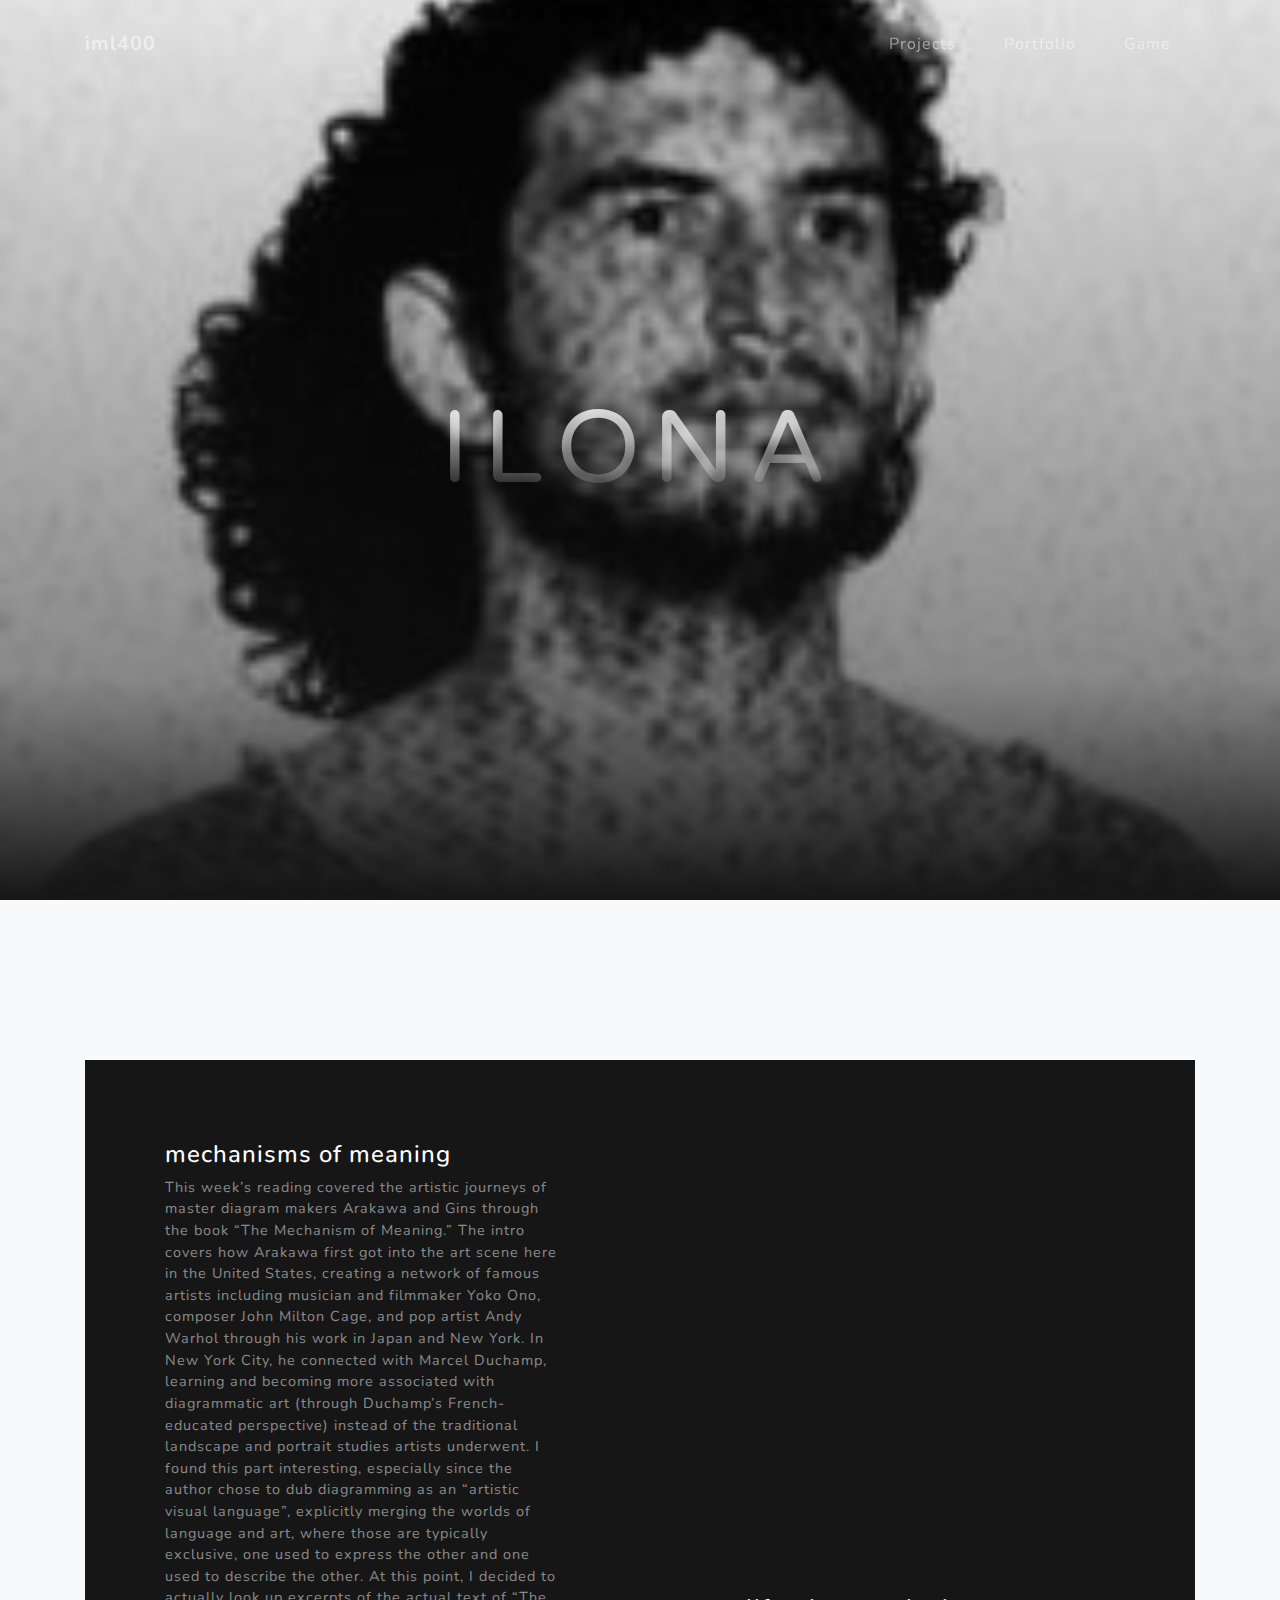
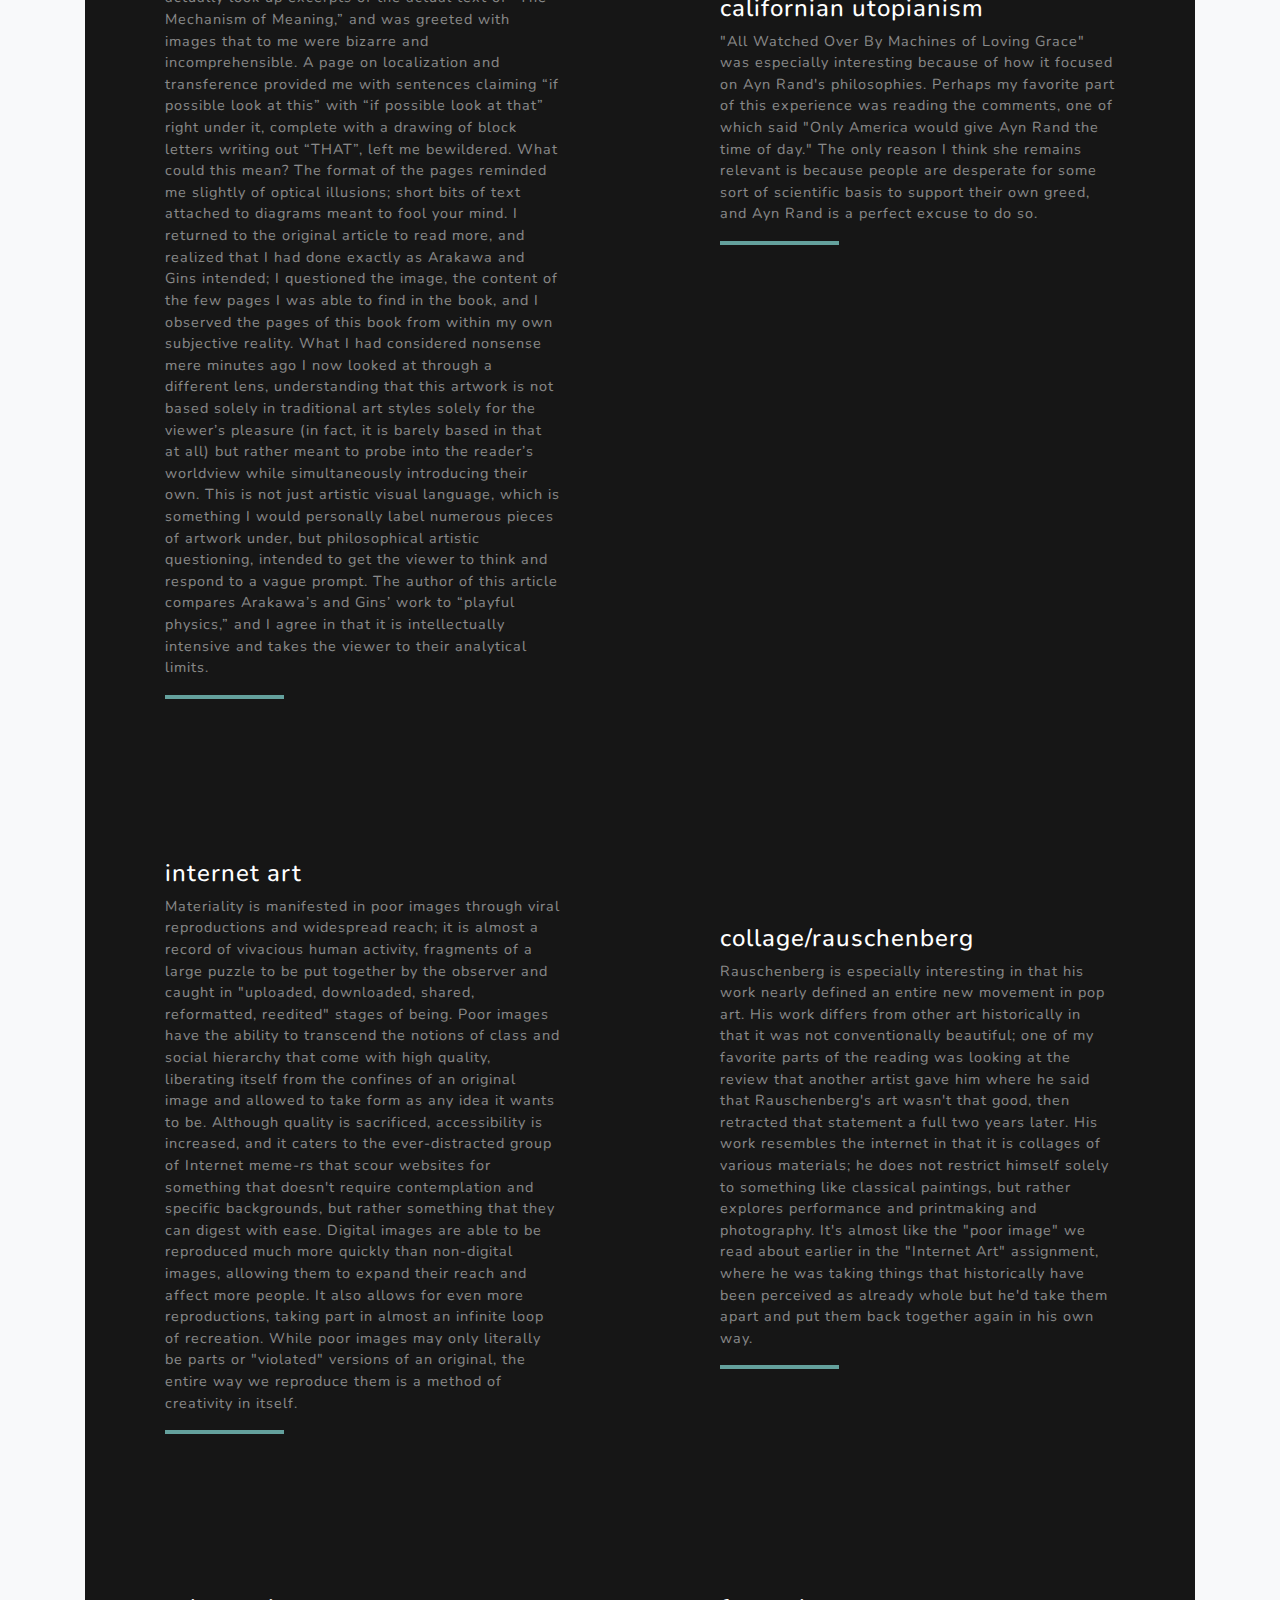
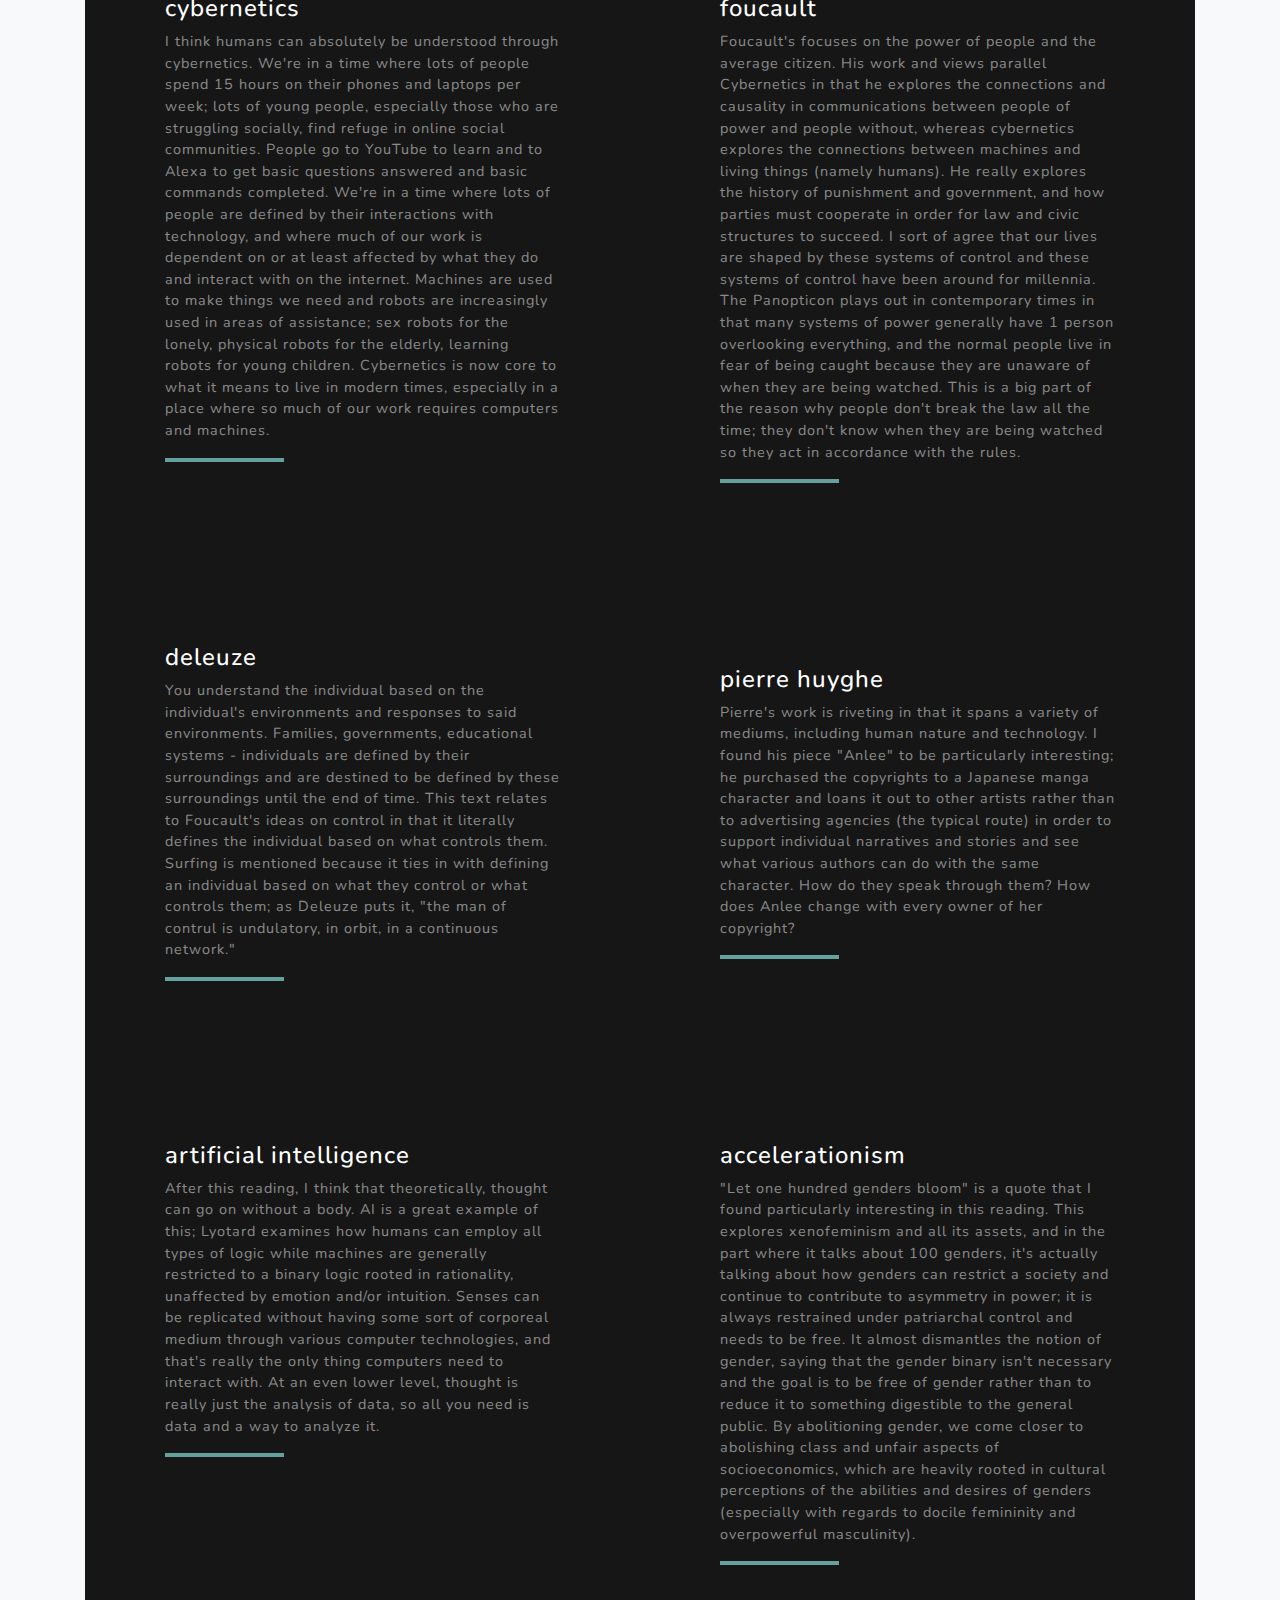
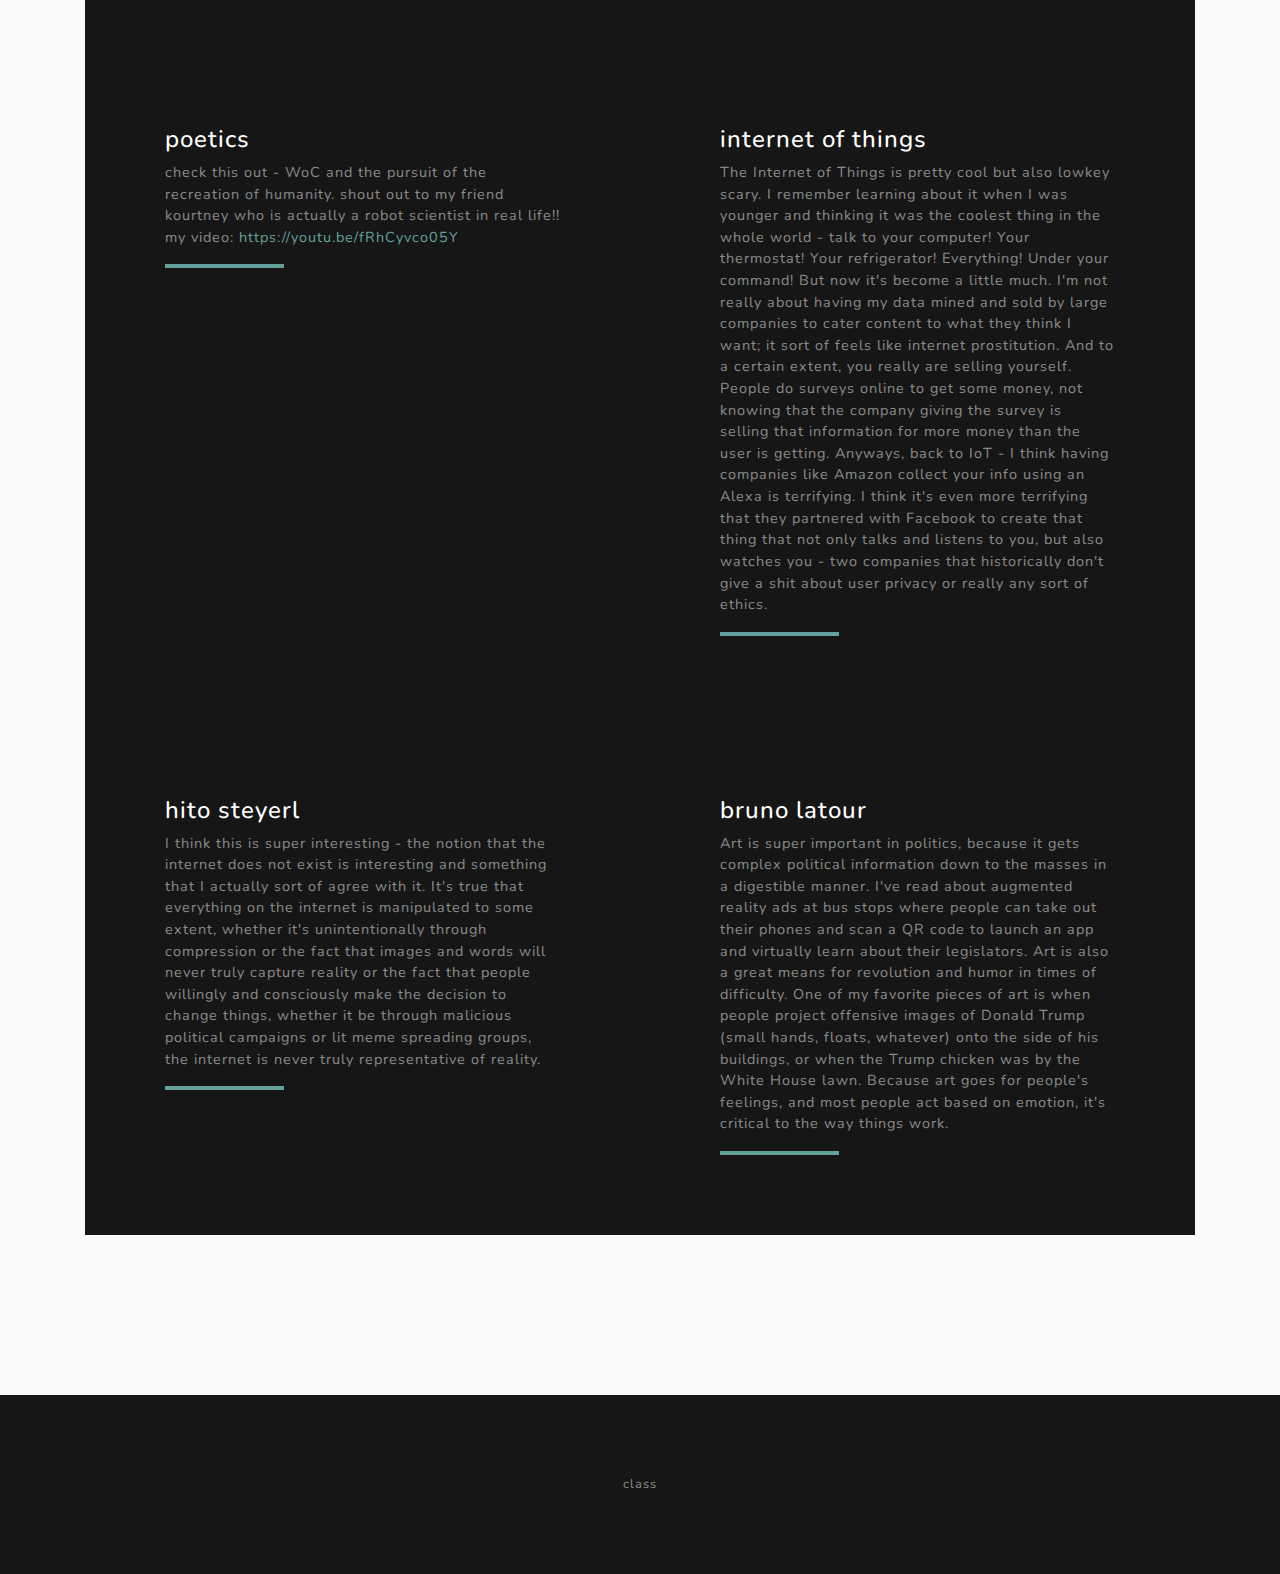
<file: index.html>
<!DOCTYPE html>
<html lang="en">

  <head>

    <meta charset="utf-8">
    <meta name="viewport" content="width=device-width, initial-scale=1, shrink-to-fit=no">
    <meta name="description" content="">
    <meta name="author" content="">

    <title>ilona 400</title>

    <!-- Bootstrap core CSS -->
    <link href="vendor/bootstrap/css/bootstrap.min.css" rel="stylesheet">

    <!-- Custom fonts for this template -->
    <link href="vendor/fontawesome-free/css/all.min.css" rel="stylesheet">
    <link href="https://fonts.googleapis.com/css?family=Varela+Round" rel="stylesheet">
    <link href="https://fonts.googleapis.com/css?family=Nunito:200,200i,300,300i,400,400i,600,600i,700,700i,800,800i,900,900i" rel="stylesheet">

    <!-- Custom styles for this template -->
    <link href="css/grayscale.min.css" rel="stylesheet">

  </head>

  <body id="page-top">

    <!-- Navigation -->
    <nav class="navbar navbar-expand-lg navbar-light fixed-top" id="mainNav">
      <div class="container">
        <a class="navbar-brand js-scroll-trigger" href="#page-top">iml400</a>
        <button class="navbar-toggler navbar-toggler-right" type="button" data-toggle="collapse" data-target="#navbarResponsive" aria-controls="navbarResponsive" aria-expanded="false" aria-label="Toggle navigation">
          Menu
          <i class="fas fa-bars"></i>
        </button>
        <div class="collapse navbar-collapse" id="navbarResponsive">
          <ul class="navbar-nav ml-auto">
            <li class="nav-item">
              <a class="nav-link js-scroll-trigger" href="#projects">Projects</a>
            </li>
            <li class="nav-item">
              <a class="nav-link js-scroll-trigger" href="http://ilona-bodnar.format.com/">Portfolio</a>
            </li>
            <li class="nav-item">
              <a class="nav-link js-scroll-trigger" href="game.html">Game</a>
            </li>
          </ul>
        </div>
      </div>
    </nav>

    <!-- Header -->
    <header class="masthead">
      <div class="container d-flex h-100 align-items-center">
        <div class="mx-auto text-center">
          <h1 class="mx-auto my-0 text-uppercase">ilona</h1>
        </div>
      </div>
    </header>

    <!-- Projects Section -->
    <section id="projects" class="projects-section bg-light">
      <div class="container">


        <!-- Project One Row -->
        <div class="row justify-content-center no-gutters mb-5 mb-lg-0">
          <div class="col-lg-6">
            <div class="bg-black text-center h-100 project">
              <div class="project-text w-100 my-auto text-center text-lg-left">
                <h4 class="text-white">mechanisms of meaning</h4>
                <p class="mb-0 text-white-50">This week’s reading covered the artistic journeys of master diagram makers Arakawa and Gins through the book “The Mechanism of Meaning.” The intro covers how Arakawa first got into the art scene here in the United States, creating a network of famous artists including musician and filmmaker Yoko Ono, composer John Milton Cage, and pop artist Andy Warhol through his work in Japan and New York. In New York City, he connected with Marcel Duchamp, learning and becoming more associated with diagrammatic art (through Duchamp’s French-educated perspective) instead of the traditional landscape and portrait studies artists underwent. I found this part interesting, especially since the author chose to dub diagramming as an “artistic visual language”, explicitly merging the worlds of language and art, where those are typically exclusive, one used to express the other and one used to describe the other. At this point, I decided to actually look up excerpts of the actual text of “The Mechanism of Meaning,” and was greeted with images that to me were bizarre and incomprehensible. A page on localization and transference provided me with sentences claiming “if possible look at this” with “if possible look at that” right under it, complete with a drawing of block letters writing out “THAT”, left me bewildered. What could this mean? The format of the pages reminded me slightly of optical illusions; short bits of text attached to diagrams meant to fool your mind. I returned to the original article to read more, and realized that I had done exactly as Arakawa and Gins intended; I questioned the image, the content of the few pages I was able to find in the book, and I observed the pages of this book from within my own subjective reality. What I had considered nonsense mere minutes ago I now looked at through a different lens, understanding that this artwork is not based solely in traditional art styles solely for the viewer’s pleasure (in fact, it is barely based in that at all) but rather meant to probe into the reader’s worldview while simultaneously introducing their own. This is not just artistic visual language, which is something I would personally label numerous pieces of artwork under, but philosophical artistic questioning, intended to get the viewer to think and respond to a vague prompt. The author of this article compares Arakawa’s and Gins’ work to “playful physics,” and I agree in that it is intellectually intensive and takes the viewer to their analytical limits. </p>
                <hr class="d-none d-lg-block mb-0 ml-0">
              </div>
            </div>
          </div>
          <div class="col-lg-6">
            <div class="bg-black text-center h-100 project">
              <div class="d-flex h-100">
                <div class="project-text w-100 my-auto text-center text-lg-left">
                  <h4 class="text-white">californian utopianism</h4>
                  <p class="mb-0 text-white-50">
                    "All Watched Over By Machines of Loving Grace" was especially interesting because of how it focused on Ayn Rand's philosophies. Perhaps my favorite part of this experience was reading the comments, one of which said "Only America would give Ayn Rand the time of day." The only reason I think she remains relevant is because people are desperate for some sort of scientific basis to support their own greed, and Ayn Rand is a perfect excuse to do so.
                  </p>
                  <hr class="d-none d-lg-block mb-0 ml-0">
                </div>
              </div>
            </div>
          </div>
        </div>

        <!-- Project Two Row -->
        <div class="row justify-content-center no-gutters">
          <div class="col-lg-6">
            <div class="bg-black text-center h-100 project">
              <div class="project-text w-100 my-auto text-center text-lg-left">
                <h4 class="text-white">internet art</h4>
                <p class="mb-0 text-white-50">
                  Materiality is manifested in poor images through viral reproductions and widespread reach; it is almost a record of vivacious human activity, fragments of a large puzzle to be put together by the observer and caught in "uploaded, downloaded, shared, reformatted, reedited" stages of being. Poor images have the ability to transcend the notions of class and social hierarchy that come with high quality, liberating itself from the confines of an original image and allowed to take form as any idea it wants to be. Although quality is sacrificed, accessibility is increased, and it caters to the ever-distracted group of Internet meme-rs that scour websites for something that doesn't require contemplation and specific backgrounds, but rather something that they can digest with ease. Digital images are able to be reproduced much more quickly than non-digital images, allowing them to expand their reach and affect more people. It also allows for even more reproductions, taking part in almost an infinite loop of recreation. While poor images may only literally be parts or "violated" versions of an original, the entire way we reproduce them is a method of creativity in itself.
                </p>
                <hr class="d-none d-lg-block mb-0 ml-0">
              </div>
            </div>
          </div>
          <div class="col-lg-6">
            <div class="bg-black text-center h-100 project">
              <div class="d-flex h-100">
                <div class="project-text w-100 my-auto text-center text-lg-left">
                  <h4 class="text-white">collage/rauschenberg</h4>
                  <p class="mb-0 text-white-50">
                    Rauschenberg is especially interesting in that his work nearly defined an entire new movement in pop art. His work differs from other art historically in that it was not conventionally beautiful; one of my favorite parts of the reading was looking at the review that another artist gave him where he said that Rauschenberg's art wasn't that good, then retracted that statement a full two years later. His work resembles the internet in that it is collages of various materials; he does not restrict himself solely to something like classical paintings, but rather explores performance and printmaking and photography. It's almost like the "poor image" we read about earlier in the "Internet Art" assignment, where he was taking things that historically have been perceived as already whole but he'd take them apart and put them back together again in his own way.
                  </p>
                  <hr class="d-none d-lg-block mb-0 ml-0">
                </div>
              </div>
            </div>
          </div>
        </div>

        <!-- Third Row -->
        <div class="row justify-content-center no-gutters">
          <div class="col-lg-6">
            <div class="bg-black text-center h-100 project">
              <div class="project-text w-100 my-auto text-center text-lg-left">
                <h4 class="text-white">cybernetics</h4>
                <p class="mb-0 text-white-50">
                  I think humans can absolutely be understood through cybernetics. We're in a time where lots of people spend 15 hours on their phones and laptops per week; lots of young people, especially those who are struggling socially, find refuge in online social communities. People go to YouTube to learn and to Alexa to get basic questions answered and basic commands completed. We're in a time where lots of people are defined by their interactions with technology, and where much of our work is dependent on or at least affected by what they do and interact with on the internet. Machines are used to make things we need and robots are increasingly used in areas of assistance; sex robots for the lonely, physical robots for the elderly, learning robots for young children. Cybernetics is now core to what it means to live in modern times, especially in a place where so much of our work requires computers and machines.
                </p>
                <hr class="d-none d-lg-block mb-0 ml-0">
              </div>
            </div>
          </div>
          <div class="col-lg-6">
            <div class="bg-black text-center h-100 project">
              <div class="d-flex h-100">
                <div class="project-text w-100 my-auto text-center text-lg-left">
                  <h4 class="text-white">foucault</h4>
                  <p class="mb-0 text-white-50">
                    Foucault's focuses on the power of people and the average citizen. His work and views parallel Cybernetics in that he explores the connections and causality in communications between people of power and people without, whereas cybernetics explores the connections between machines and living things (namely humans). He really explores the history of punishment and government, and how parties must cooperate in order for law and civic structures to succeed. I sort of agree that our lives are shaped by these systems of control and these systems of control have been around for millennia. The Panopticon plays out in contemporary times in that many systems of power generally have 1 person overlooking everything, and the normal people live in fear of being caught because they are unaware of when they are being watched. This is a big part of the reason why people don't break the law all the time; they don't know when they are being watched so they act in accordance with the rules.
                  </p>
                  <hr class="d-none d-lg-block mb-0 ml-0">
                </div>
              </div>
            </div>
          </div>
        </div>

        <!-- Fourth Row -->
        <div class="row justify-content-center no-gutters">
          <div class="col-lg-6">
            <div class="bg-black text-center h-100 project">
              <div class="project-text w-100 my-auto text-center text-lg-left">
                <h4 class="text-white">deleuze</h4>
                <p class="mb-0 text-white-50">
                You understand the individual based on the individual's environments and responses to said environments. Families, governments, educational systems - individuals are defined by their surroundings and are destined to be defined by these surroundings until the end of time. This text relates to Foucault's ideas on control in that it literally defines the individual based on what controls them. Surfing is mentioned because it ties in with defining an individual based on what they control or what controls them; as Deleuze puts it, "the man of contrul is undulatory, in orbit, in a continuous network."
                </p>
                <hr class="d-none d-lg-block mb-0 ml-0">
              </div>
            </div>
          </div>
          <div class="col-lg-6">
            <div class="bg-black text-center h-100 project">
              <div class="d-flex h-100">
                <div class="project-text w-100 my-auto text-center text-lg-left">
                  <h4 class="text-white">pierre huyghe</h4>
                  <p class="mb-0 text-white-50">
                    Pierre's work is riveting in that it spans a variety of mediums, including human nature and technology. I found his piece "Anlee" to be particularly interesting; he purchased the copyrights to a Japanese manga character and loans it out to other artists rather than to advertising agencies (the typical route) in order to support individual narratives and stories and see what various authors can do with the same character. How do they speak through them? How does Anlee change with every owner of her copyright?
                  </p>
                  <hr class="d-none d-lg-block mb-0 ml-0">
                </div>
              </div>
            </div>
          </div>
        </div>

        <!-- Fifth Row -->
        <div class="row justify-content-center no-gutters">
          <div class="col-lg-6">
            <div class="bg-black text-center h-100 project">
              <div class="project-text w-100 my-auto text-center text-lg-left">
                <h4 class="text-white">artificial intelligence</h4>
                <p class="mb-0 text-white-50">
                  After this reading, I think that theoretically, thought can go on without a body. AI is a great example of this; Lyotard examines how humans can employ all types of logic while machines are generally restricted to a binary logic rooted in rationality, unaffected by emotion and/or intuition. Senses can be replicated without having some sort of corporeal medium through various computer technologies, and that's really the only thing computers need to interact with. At an even lower level, thought is really just the analysis of data, so all you need is data and a way to analyze it.
                </p>
                <hr class="d-none d-lg-block mb-0 ml-0">
              </div>
            </div>
          </div>
          <div class="col-lg-6">
            <div class="bg-black text-center h-100 project">
              <div class="d-flex h-100">
                <div class="project-text w-100 my-auto text-center text-lg-left">
                  <h4 class="text-white">accelerationism</h4>
                  <p class="mb-0 text-white-50">
                    "Let one hundred genders bloom" is a quote that I found particularly interesting in this reading. This explores xenofeminism and all its assets, and in the part where it talks about 100 genders, it's actually talking about how genders can restrict a society and continue to contribute to asymmetry in power; it is always restrained under patriarchal control and needs to be free. It almost dismantles the notion of gender, saying that the gender binary isn't necessary and the goal is to be free of gender rather than to reduce it to something digestible to the general public. By abolitioning gender, we come closer to abolishing class and unfair aspects of socioeconomics, which are heavily rooted in cultural perceptions of the abilities and desires of genders (especially with regards to docile femininity and overpowerful masculinity).
                  </p>
                  <hr class="d-none d-lg-block mb-0 ml-0">
                </div>
              </div>
            </div>
          </div>
        </div>

        <!-- Sixth Row -->
        <div class="row justify-content-center no-gutters">
          <div class="col-lg-6">
            <div class="bg-black text-center h-100 project">
              <div class="project-text w-100 my-auto text-center text-lg-left">
                <h4 class="text-white">poetics</h4>
                <p class="mb-0 text-white-50">
                  check this out - WoC and the pursuit of the recreation of humanity. shout out to my friend kourtney who is actually a robot scientist in real life!! my video: <a href="https://youtu.be/fRhCyvco05Y">https://youtu.be/fRhCyvco05Y</a>
                </p>
                <hr class="d-none d-lg-block mb-0 ml-0">
              </div>
            </div>
          </div>
          <div class="col-lg-6">
            <div class="bg-black text-center h-100 project">
              <div class="d-flex h-100">
                <div class="project-text w-100 my-auto text-center text-lg-left">
                  <h4 class="text-white">internet of things</h4>
                  <p class="mb-0 text-white-50">
                    The Internet of Things is pretty cool but also lowkey scary. I remember learning about it when I was younger and thinking it was the coolest thing in the whole world - talk to your computer! Your thermostat! Your refrigerator! Everything! Under your command! But now it's become a little much. I'm not really about having my data mined and sold by large companies to cater content to what they think I want; it sort of feels like internet prostitution. And to a certain extent, you really are selling yourself. People do surveys online to get some money, not knowing that the company giving the survey is selling that information for more money than the user is getting. Anyways, back to IoT - I think having companies like Amazon collect your info using an Alexa is terrifying. I think it's even more terrifying that they partnered with Facebook to create that thing that not only talks and listens to you, but also watches you - two companies that historically don't give a shit about user privacy or really any sort of ethics.
                  </p>
                  <hr class="d-none d-lg-block mb-0 ml-0">
                </div>
              </div>
            </div>
          </div>
        </div>

        <!-- Seventh Row -->
        <div class="row justify-content-center no-gutters">
          <div class="col-lg-6">
            <div class="bg-black text-center h-100 project">
              <div class="project-text w-100 my-auto text-center text-lg-left">
                <h4 class="text-white">hito steyerl</h4>
                <p class="mb-0 text-white-50">
                  I think this is super interesting - the notion that the internet does not exist is interesting and something that I actually sort of agree with it. It's true that everything on the internet is manipulated to some extent, whether it's unintentionally through compression or the fact that images and words will never truly capture reality or the fact that people willingly and consciously make the decision to change things, whether it be through malicious political campaigns or lit meme spreading groups, the internet is never truly representative of reality.
                </p>
                <hr class="d-none d-lg-block mb-0 ml-0">
              </div>
            </div>
          </div>
          <div class="col-lg-6">
            <div class="bg-black text-center h-100 project">
              <div class="d-flex h-100">
                <div class="project-text w-100 my-auto text-center text-lg-left">
                  <h4 class="text-white">bruno latour</h4>
                  <p class="mb-0 text-white-50">
                    Art is super important in politics, because it gets complex political information down to the masses in a digestible manner. I've read about augmented reality ads at bus stops where people can take out their phones and scan a QR code to launch an app and virtually learn about their legislators. Art is also a great means for revolution and humor in times of difficulty. One of my favorite pieces of art is when people project offensive images of Donald Trump (small hands, floats, whatever) onto the side of his buildings, or when the Trump chicken was by the White House lawn. Because art goes for people's feelings, and most people act based on emotion, it's critical to the way things work.
                  </p>
                  <hr class="d-none d-lg-block mb-0 ml-0">
                </div>
              </div>
            </div>
          </div>
        </div>

      </div>
    </section>

    <!-- Footer -->
    <footer class="bg-black small text-center text-white-50">
      <div class="container">
        class
      </div>
    </footer>

    <!-- Bootstrap core JavaScript -->
    <script src="vendor/jquery/jquery.min.js"></script>
    <script src="vendor/bootstrap/js/bootstrap.bundle.min.js"></script>

    <!-- Plugin JavaScript -->
    <script src="vendor/jquery-easing/jquery.easing.min.js"></script>

    <!-- Custom scripts for this template -->
    <script src="js/grayscale.min.js"></script>

  </body>

</html>
</file>
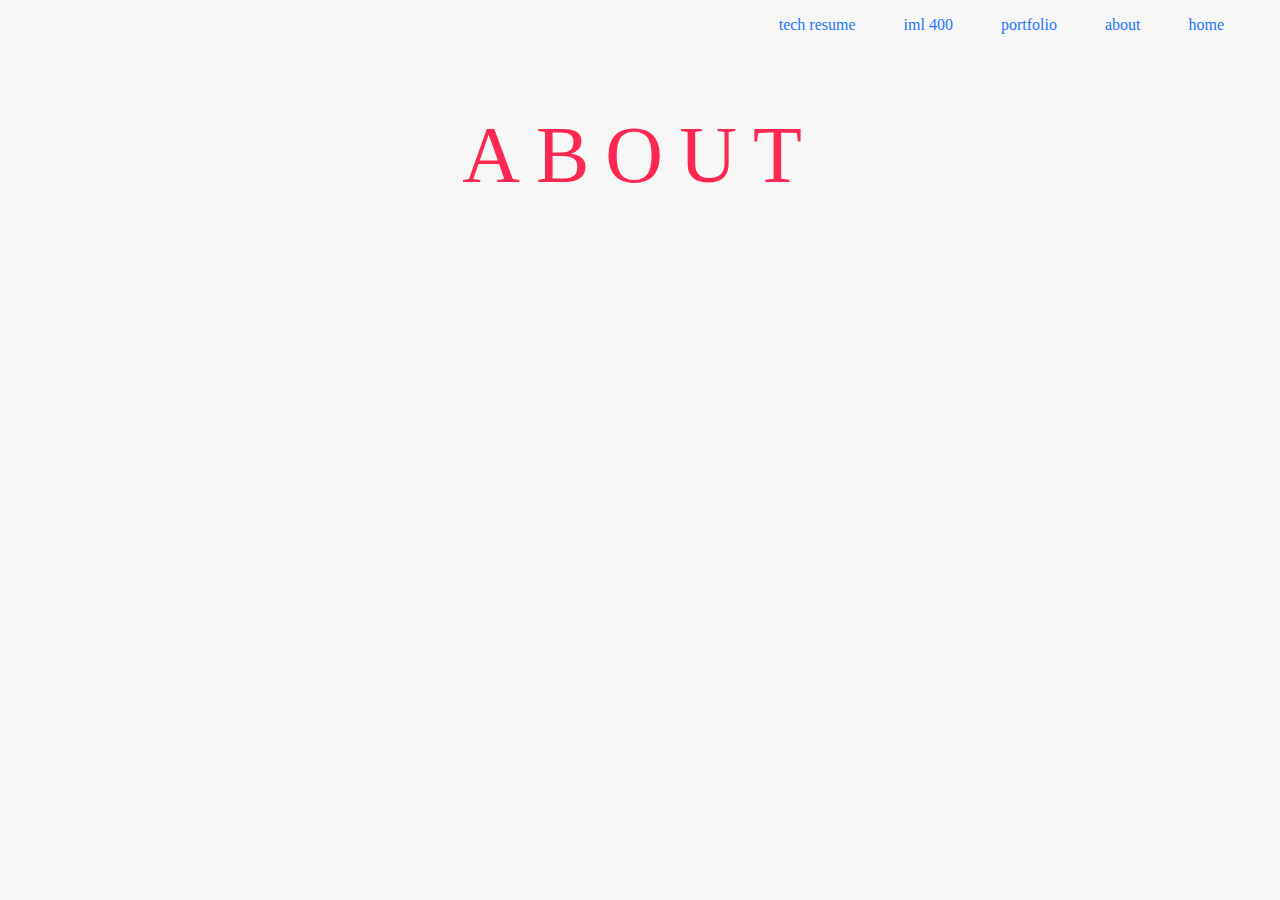
<file: about.html>
<!DOCTYPE html>
<html lang="en">
  <head>
    <link rel="stylesheet" href="style.css">
    <meta charset="utf-8">
    <style media="screen">
    </style>
    <title>Ilona</title>
  </head>

<body>

  <div id="nav">
    <ul>
      <li><a href="index.html">home</a></li>
      <li><a href="about.html">about</a></li>
      <li><a href="portfolio.html">portfolio</a></li>
      <li><a href="https://drive.google.com/drive/u/0/folders/1lyc3yzaQouQqN_AdMQutjNE7589ifnWF">iml 400</a></li>
      <li><a href="">tech resume</a></li>
    </ul>
  </div>
</body>

<div id="about-header">ABOUT</div>

</html>
</file>
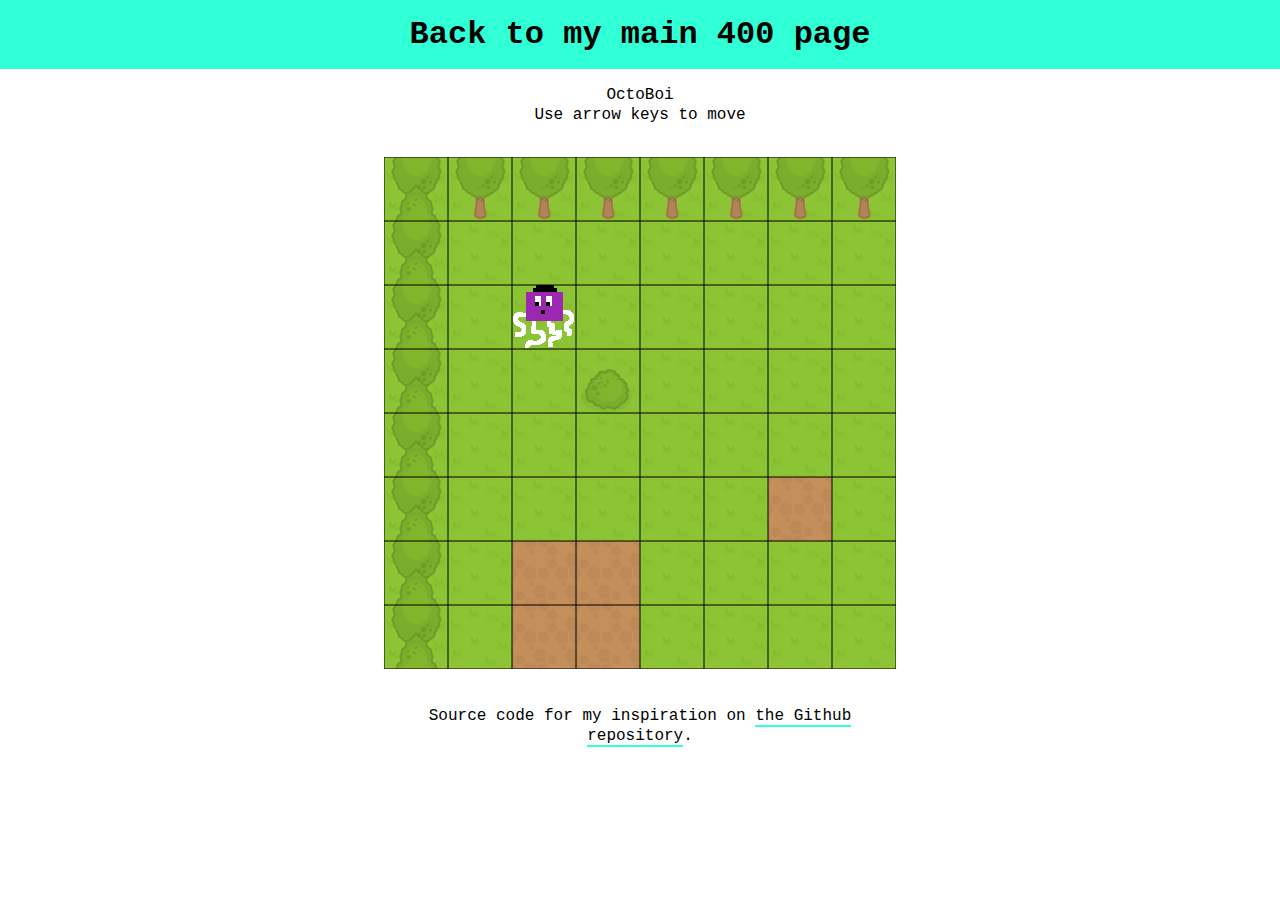
<file: game.html>
<!doctype html>
<html>
<head>
    <title>Lil Octo Boi</title>
    <meta charset="utf-8">
    <link rel="stylesheet" href="styles.css" type="text/css">

    <script src="common.js"></script>
    <script src="game.js"></script>
</head>
<body>

<header class="main-header">
    <h1><a href="index.html">Back to my main 400 page</a></h1>
    <p>OctoBoi <br>Use arrow keys to move</p>
</header>

<div class="main-wrapper">
    <canvas id="demo" width="512" height="512"></canvas>

    <footer class="main-footer">
        <p>Source code for my inspiration on <a href="https://github.com/mozdevs/gamedev-js-tiles" target="_top">the Github repository</a>.</p>
    </footer>
</div><!-- main wrapper -->

</body>
</html>
</file>
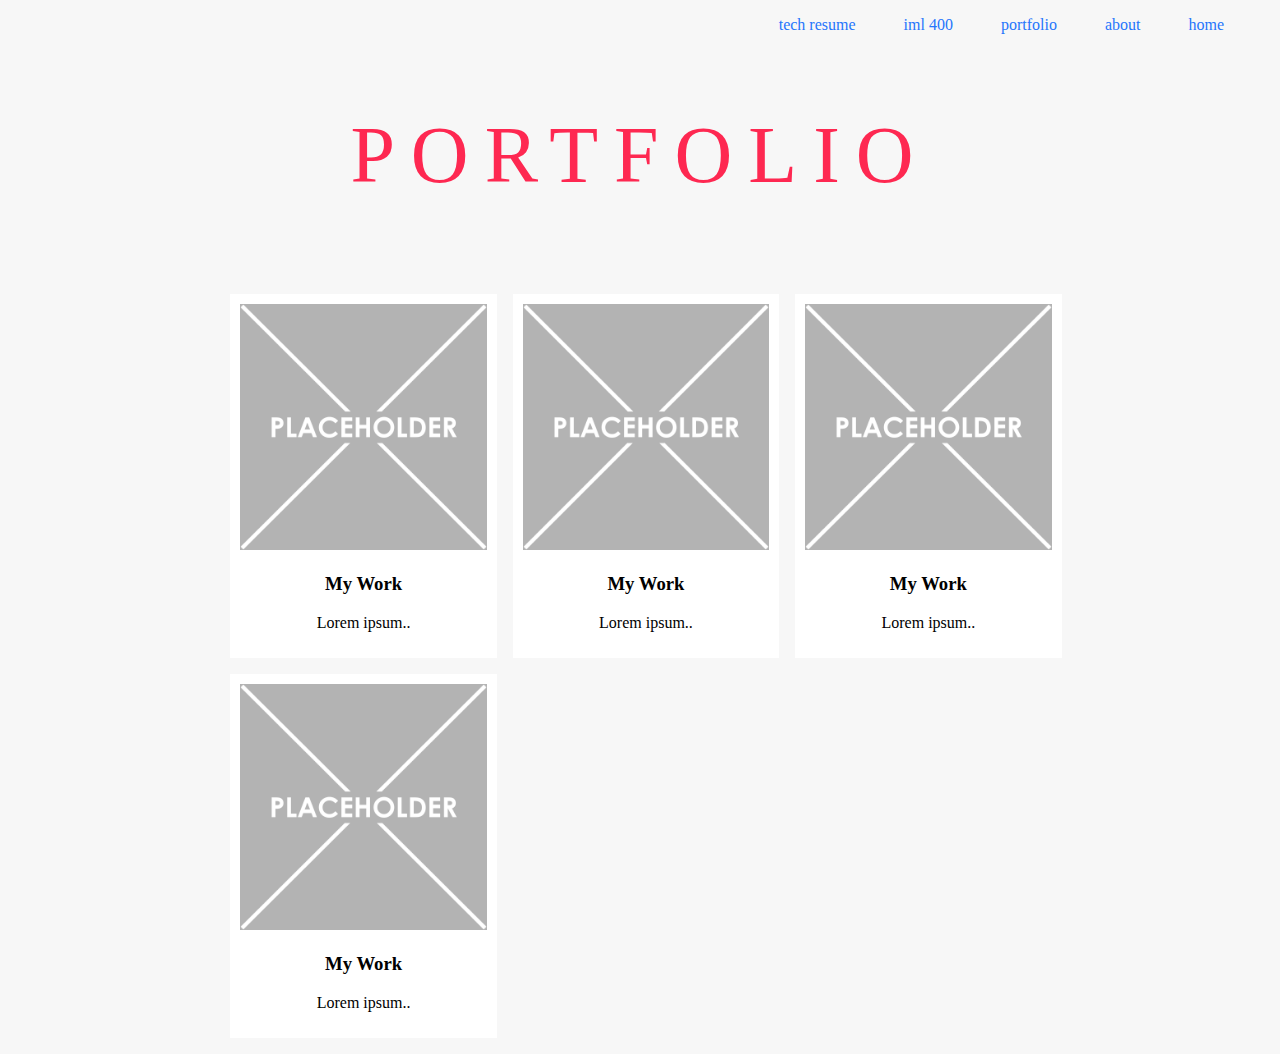
<file: portfolio.html>
<!DOCTYPE html>
<html lang="en">
  <head>
    <link rel="stylesheet" href="style.css">
    <meta charset="utf-8">
    <style media="screen">
    </style>
    <title>Ilona</title>
  </head>

<body>

  <div id="nav">
    <ul>
      <li><a href="index.html">home</a></li>
      <li><a href="about.html">about</a></li>
      <li><a href="portfolio.html">portfolio</a></li>
      <li><a href="https://drive.google.com/drive/u/0/folders/1lyc3yzaQouQqN_AdMQutjNE7589ifnWF">iml 400</a></li>
      <li><a href="">tech resume</a></li>
    </ul>
  </div>
</body>

<div id="portfolio-text">PORTFOLIO</div>

<!-- Portfolio Gallery Grid -->
<div class="row">
  <div class="column">
    <div class="content">
      <img src="blank.png" alt="Mountains" style="width:100%">
      <h3>My Work</h3>
      <p>Lorem ipsum..</p>
    </div>
  </div>
  <div class="column">
    <div class="content">
      <img src="blank.png" alt="Lights" style="width:100%">
      <h3>My Work</h3>
      <p>Lorem ipsum..</p>
    </div>
  </div>
  <div class="column">
    <div class="content">
      <img src="blank.png" alt="Nature" style="width:100%">
      <h3>My Work</h3>
      <p>Lorem ipsum..</p>
    </div>
  </div>
  <div class="column">
    <div class="content">
      <img src="blank.png" alt="Mountains" style="width:100%">
      <h3>My Work</h3>
      <p>Lorem ipsum..</p>
    </div>
  </div>
</div>

</html>
</file>
<file: style.css>
#container {
}

#nav {
  margin-top: 0%;
  font-family: cursive;
}

#name {
    position: static;
    text-align: center;
    color: #FE2851;
    font-weight: 300;
    letter-spacing: .2em;
    padding-top: 160px;
  	font-size: 5em;
  	font-weight:normal;
  	font-style:none;
}

canvas {
  position: absolute;
  z-index: -1;
  top: 0;
  left: 0;
}

#portfolio-text {
  position: static;
  text-align: center;
  color: #FE2851;
  font-weight: 300;
  letter-spacing: .2em;
  padding-top: 60px;
  font-size: 5em;
  font-weight:normal;
  font-style:none;
}

#about-header {
  position: static;
  text-align: center;
  color: #FE2851;
  font-weight: 300;
  letter-spacing: .2em;
  padding-top: 60px;
  font-size: 5em;
  font-weight:normal;
  font-style:none;
}

a:hover {
  color: #6A11CB;
}

body {
  background-color: #F7F7F7;
}

ul {
    list-style-type: none;
    padding: 0;
    overflow: hidden;
}

li {
    float: right;
}

li a {
    padding-left: 0em;
    padding-right: 0em;
    margin-right: 3em;
}

a {
  text-decoration: none;
  color: #2575FC;
}

.row {
    margin: 8px -16px;
    text-align: center;
    position: absolute;
    top: 30%;
    left: 18%;
    margin-left: -(X/2)px;
    margin-top: -(Y/2)px;

}

/* Add padding BETWEEN each column (if you want) */
.row,
.row > .column {
    padding: 8px;
}

/* Create four equal columns that floats next to each other */
.column {
    float: left;
    width: 25%;

}

/* Clear floats after rows */
.row:after {
    content: "";
    display: table;
    clear: both;
}

/* Content */
.content {
    background-color: white;
    padding: 10px;
    text-align: center;
}

/* Responsive layout - makes a two column-layout instead of four columns */
@media screen and (max-width: 900px) {
    .column {
        width: 50%;
    }
}

/* Responsive layout - makes the two columns stack on top of each other instead of next to each other */
@media screen and (max-width: 600px) {
    .column {
        width: 100%;
    }
}
</file>
<file: styles.css>
body {
    font-family: 'Source Code Pro', 'Courier', monospace;
    margin: 0;
}

canvas {
    background: #000;
}

a, a:hover, a:visited {
    color: #000;
    text-decoration: none;
}

a {
    border-bottom: 2px solid #31ffd5;
}

a:hover {
    background:#31ffd5;
}

.main-wrapper {
    width: 512px;
    padding-left: 1em;
    padding-right: 1em;
    margin: 0 auto;
}

.main-header, .main-footer {
    text-align: center;
}

.subtitle {
    font-size: 1.5em;
}

.main-header {
    margin-top: 0;
    margin-bottom: 2em;
}

.main-header h1 {
    margin: 0;
    background: #31ffd5;
    padding: 0.5em 1em;
}

.main-header a {
    color: #000;
    text-decoration: none;
}

.main-footer {
    margin-top: 2em;
}

li, p {
    line-height: 1.25em;
}

li {
    margin: 0.5em 0;
}
</file>
<file: vendor/fontawesome-free/css/all.min.css>
/*!
 * Font Awesome Free 5.3.1 by @fontawesome - https://fontawesome.com
 * License - https://fontawesome.com/license/free (Icons: CC BY 4.0, Fonts: SIL OFL 1.1, Code: MIT License)
 */
.fa,.fab,.fal,.far,.fas{-moz-osx-font-smoothing:grayscale;-webkit-font-smoothing:antialiased;display:inline-block;font-style:normal;font-variant:normal;text-rendering:auto;line-height:1}.fa-lg{font-size:1.33333em;line-height:.75em;vertical-align:-.0667em}.fa-xs{font-size:.75em}.fa-sm{font-size:.875em}.fa-1x{font-size:1em}.fa-2x{font-size:2em}.fa-3x{font-size:3em}.fa-4x{font-size:4em}.fa-5x{font-size:5em}.fa-6x{font-size:6em}.fa-7x{font-size:7em}.fa-8x{font-size:8em}.fa-9x{font-size:9em}.fa-10x{font-size:10em}.fa-fw{text-align:center;width:1.25em}.fa-ul{list-style-type:none;margin-left:2.5em;padding-left:0}.fa-ul>li{position:relative}.fa-li{left:-2em;position:absolute;text-align:center;width:2em;line-height:inherit}.fa-border{border:.08em solid #eee;border-radius:.1em;padding:.2em .25em .15em}.fa-pull-left{float:left}.fa-pull-right{float:right}.fa.fa-pull-left,.fab.fa-pull-left,.fal.fa-pull-left,.far.fa-pull-left,.fas.fa-pull-left{margin-right:.3em}.fa.fa-pull-right,.fab.fa-pull-right,.fal.fa-pull-right,.far.fa-pull-right,.fas.fa-pull-right{margin-left:.3em}.fa-spin{animation:fa-spin 2s infinite linear}.fa-pulse{animation:fa-spin 1s infinite steps(8)}@keyframes fa-spin{0%{transform:rotate(0deg)}to{transform:rotate(1turn)}}.fa-rotate-90{-ms-filter:"progid:DXImageTransform.Microsoft.BasicImage(rotation=1)";transform:rotate(90deg)}.fa-rotate-180{-ms-filter:"progid:DXImageTransform.Microsoft.BasicImage(rotation=2)";transform:rotate(180deg)}.fa-rotate-270{-ms-filter:"progid:DXImageTransform.Microsoft.BasicImage(rotation=3)";transform:rotate(270deg)}.fa-flip-horizontal{-ms-filter:"progid:DXImageTransform.Microsoft.BasicImage(rotation=0, mirror=1)";transform:scaleX(-1)}.fa-flip-vertical{transform:scaleY(-1)}.fa-flip-horizontal.fa-flip-vertical,.fa-flip-vertical{-ms-filter:"progid:DXImageTransform.Microsoft.BasicImage(rotation=2, mirror=1)"}.fa-flip-horizontal.fa-flip-vertical{transform:scale(-1)}:root .fa-flip-horizontal,:root .fa-flip-vertical,:root .fa-rotate-90,:root .fa-rotate-180,:root .fa-rotate-270{-webkit-filter:none;filter:none}.fa-stack{display:inline-block;height:2em;line-height:2em;position:relative;vertical-align:middle;width:2em}.fa-stack-1x,.fa-stack-2x{left:0;position:absolute;text-align:center;width:100%}.fa-stack-1x{line-height:inherit}.fa-stack-2x{font-size:2em}.fa-inverse{color:#fff}.fa-500px:before{content:"\f26e"}.fa-accessible-icon:before{content:"\f368"}.fa-accusoft:before{content:"\f369"}.fa-ad:before{content:"\f641"}.fa-address-book:before{content:"\f2b9"}.fa-address-card:before{content:"\f2bb"}.fa-adjust:before{content:"\f042"}.fa-adn:before{content:"\f170"}.fa-adversal:before{content:"\f36a"}.fa-affiliatetheme:before{content:"\f36b"}.fa-air-freshener:before{content:"\f5d0"}.fa-algolia:before{content:"\f36c"}.fa-align-center:before{content:"\f037"}.fa-align-justify:before{content:"\f039"}.fa-align-left:before{content:"\f036"}.fa-align-right:before{content:"\f038"}.fa-alipay:before{content:"\f642"}.fa-allergies:before{content:"\f461"}.fa-amazon:before{content:"\f270"}.fa-amazon-pay:before{content:"\f42c"}.fa-ambulance:before{content:"\f0f9"}.fa-american-sign-language-interpreting:before{content:"\f2a3"}.fa-amilia:before{content:"\f36d"}.fa-anchor:before{content:"\f13d"}.fa-android:before{content:"\f17b"}.fa-angellist:before{content:"\f209"}.fa-angle-double-down:before{content:"\f103"}.fa-angle-double-left:before{content:"\f100"}.fa-angle-double-right:before{content:"\f101"}.fa-angle-double-up:before{content:"\f102"}.fa-angle-down:before{content:"\f107"}.fa-angle-left:before{content:"\f104"}.fa-angle-right:before{content:"\f105"}.fa-angle-up:before{content:"\f106"}.fa-angry:before{content:"\f556"}.fa-angrycreative:before{content:"\f36e"}.fa-angular:before{content:"\f420"}.fa-ankh:before{content:"\f644"}.fa-app-store:before{content:"\f36f"}.fa-app-store-ios:before{content:"\f370"}.fa-apper:before{content:"\f371"}.fa-apple:before{content:"\f179"}.fa-apple-alt:before{content:"\f5d1"}.fa-apple-pay:before{content:"\f415"}.fa-archive:before{content:"\f187"}.fa-archway:before{content:"\f557"}.fa-arrow-alt-circle-down:before{content:"\f358"}.fa-arrow-alt-circle-left:before{content:"\f359"}.fa-arrow-alt-circle-right:before{content:"\f35a"}.fa-arrow-alt-circle-up:before{content:"\f35b"}.fa-arrow-circle-down:before{content:"\f0ab"}.fa-arrow-circle-left:before{content:"\f0a8"}.fa-arrow-circle-right:before{content:"\f0a9"}.fa-arrow-circle-up:before{content:"\f0aa"}.fa-arrow-down:before{content:"\f063"}.fa-arrow-left:before{content:"\f060"}.fa-arrow-right:before{content:"\f061"}.fa-arrow-up:before{content:"\f062"}.fa-arrows-alt:before{content:"\f0b2"}.fa-arrows-alt-h:before{content:"\f337"}.fa-arrows-alt-v:before{content:"\f338"}.fa-assistive-listening-systems:before{content:"\f2a2"}.fa-asterisk:before{content:"\f069"}.fa-asymmetrik:before{content:"\f372"}.fa-at:before{content:"\f1fa"}.fa-atlas:before{content:"\f558"}.fa-atom:before{content:"\f5d2"}.fa-audible:before{content:"\f373"}.fa-audio-description:before{content:"\f29e"}.fa-autoprefixer:before{content:"\f41c"}.fa-avianex:before{content:"\f374"}.fa-aviato:before{content:"\f421"}.fa-award:before{content:"\f559"}.fa-aws:before{content:"\f375"}.fa-backspace:before{content:"\f55a"}.fa-backward:before{content:"\f04a"}.fa-balance-scale:before{content:"\f24e"}.fa-ban:before{content:"\f05e"}.fa-band-aid:before{content:"\f462"}.fa-bandcamp:before{content:"\f2d5"}.fa-barcode:before{content:"\f02a"}.fa-bars:before{content:"\f0c9"}.fa-baseball-ball:before{content:"\f433"}.fa-basketball-ball:before{content:"\f434"}.fa-bath:before{content:"\f2cd"}.fa-battery-empty:before{content:"\f244"}.fa-battery-full:before{content:"\f240"}.fa-battery-half:before{content:"\f242"}.fa-battery-quarter:before{content:"\f243"}.fa-battery-three-quarters:before{content:"\f241"}.fa-bed:before{content:"\f236"}.fa-beer:before{content:"\f0fc"}.fa-behance:before{content:"\f1b4"}.fa-behance-square:before{content:"\f1b5"}.fa-bell:before{content:"\f0f3"}.fa-bell-slash:before{content:"\f1f6"}.fa-bezier-curve:before{content:"\f55b"}.fa-bible:before{content:"\f647"}.fa-bicycle:before{content:"\f206"}.fa-bimobject:before{content:"\f378"}.fa-binoculars:before{content:"\f1e5"}.fa-birthday-cake:before{content:"\f1fd"}.fa-bitbucket:before{content:"\f171"}.fa-bitcoin:before{content:"\f379"}.fa-bity:before{content:"\f37a"}.fa-black-tie:before{content:"\f27e"}.fa-blackberry:before{content:"\f37b"}.fa-blender:before{content:"\f517"}.fa-blind:before{content:"\f29d"}.fa-blogger:before{content:"\f37c"}.fa-blogger-b:before{content:"\f37d"}.fa-bluetooth:before{content:"\f293"}.fa-bluetooth-b:before{content:"\f294"}.fa-bold:before{content:"\f032"}.fa-bolt:before{content:"\f0e7"}.fa-bomb:before{content:"\f1e2"}.fa-bone:before{content:"\f5d7"}.fa-bong:before{content:"\f55c"}.fa-book:before{content:"\f02d"}.fa-book-open:before{content:"\f518"}.fa-book-reader:before{content:"\f5da"}.fa-bookmark:before{content:"\f02e"}.fa-bowling-ball:before{content:"\f436"}.fa-box:before{content:"\f466"}.fa-box-open:before{content:"\f49e"}.fa-boxes:before{content:"\f468"}.fa-braille:before{content:"\f2a1"}.fa-brain:before{content:"\f5dc"}.fa-briefcase:before{content:"\f0b1"}.fa-briefcase-medical:before{content:"\f469"}.fa-broadcast-tower:before{content:"\f519"}.fa-broom:before{content:"\f51a"}.fa-brush:before{content:"\f55d"}.fa-btc:before{content:"\f15a"}.fa-bug:before{content:"\f188"}.fa-building:before{content:"\f1ad"}.fa-bullhorn:before{content:"\f0a1"}.fa-bullseye:before{content:"\f140"}.fa-burn:before{content:"\f46a"}.fa-buromobelexperte:before{content:"\f37f"}.fa-bus:before{content:"\f207"}.fa-bus-alt:before{content:"\f55e"}.fa-business-time:before{content:"\f64a"}.fa-buysellads:before{content:"\f20d"}.fa-calculator:before{content:"\f1ec"}.fa-calendar:before{content:"\f133"}.fa-calendar-alt:before{content:"\f073"}.fa-calendar-check:before{content:"\f274"}.fa-calendar-minus:before{content:"\f272"}.fa-calendar-plus:before{content:"\f271"}.fa-calendar-times:before{content:"\f273"}.fa-camera:before{content:"\f030"}.fa-camera-retro:before{content:"\f083"}.fa-cannabis:before{content:"\f55f"}.fa-capsules:before{content:"\f46b"}.fa-car:before{content:"\f1b9"}.fa-car-alt:before{content:"\f5de"}.fa-car-battery:before{content:"\f5df"}.fa-car-crash:before{content:"\f5e1"}.fa-car-side:before{content:"\f5e4"}.fa-caret-down:before{content:"\f0d7"}.fa-caret-left:before{content:"\f0d9"}.fa-caret-right:before{content:"\f0da"}.fa-caret-square-down:before{content:"\f150"}.fa-caret-square-left:before{content:"\f191"}.fa-caret-square-right:before{content:"\f152"}.fa-caret-square-up:before{content:"\f151"}.fa-caret-up:before{content:"\f0d8"}.fa-cart-arrow-down:before{content:"\f218"}.fa-cart-plus:before{content:"\f217"}.fa-cc-amazon-pay:before{content:"\f42d"}.fa-cc-amex:before{content:"\f1f3"}.fa-cc-apple-pay:before{content:"\f416"}.fa-cc-diners-club:before{content:"\f24c"}.fa-cc-discover:before{content:"\f1f2"}.fa-cc-jcb:before{content:"\f24b"}.fa-cc-mastercard:before{content:"\f1f1"}.fa-cc-paypal:before{content:"\f1f4"}.fa-cc-stripe:before{content:"\f1f5"}.fa-cc-visa:before{content:"\f1f0"}.fa-centercode:before{content:"\f380"}.fa-certificate:before{content:"\f0a3"}.fa-chalkboard:before{content:"\f51b"}.fa-chalkboard-teacher:before{content:"\f51c"}.fa-charging-station:before{content:"\f5e7"}.fa-chart-area:before{content:"\f1fe"}.fa-chart-bar:before{content:"\f080"}.fa-chart-line:before{content:"\f201"}.fa-chart-pie:before{content:"\f200"}.fa-check:before{content:"\f00c"}.fa-check-circle:before{content:"\f058"}.fa-check-double:before{content:"\f560"}.fa-check-square:before{content:"\f14a"}.fa-chess:before{content:"\f439"}.fa-chess-bishop:before{content:"\f43a"}.fa-chess-board:before{content:"\f43c"}.fa-chess-king:before{content:"\f43f"}.fa-chess-knight:before{content:"\f441"}.fa-chess-pawn:before{content:"\f443"}.fa-chess-queen:before{content:"\f445"}.fa-chess-rook:before{content:"\f447"}.fa-chevron-circle-down:before{content:"\f13a"}.fa-chevron-circle-left:before{content:"\f137"}.fa-chevron-circle-right:before{content:"\f138"}.fa-chevron-circle-up:before{content:"\f139"}.fa-chevron-down:before{content:"\f078"}.fa-chevron-left:before{content:"\f053"}.fa-chevron-right:before{content:"\f054"}.fa-chevron-up:before{content:"\f077"}.fa-child:before{content:"\f1ae"}.fa-chrome:before{content:"\f268"}.fa-church:before{content:"\f51d"}.fa-circle:before{content:"\f111"}.fa-circle-notch:before{content:"\f1ce"}.fa-city:before{content:"\f64f"}.fa-clipboard:before{content:"\f328"}.fa-clipboard-check:before{content:"\f46c"}.fa-clipboard-list:before{content:"\f46d"}.fa-clock:before{content:"\f017"}.fa-clone:before{content:"\f24d"}.fa-closed-captioning:before{content:"\f20a"}.fa-cloud:before{content:"\f0c2"}.fa-cloud-download-alt:before{content:"\f381"}.fa-cloud-upload-alt:before{content:"\f382"}.fa-cloudscale:before{content:"\f383"}.fa-cloudsmith:before{content:"\f384"}.fa-cloudversify:before{content:"\f385"}.fa-cocktail:before{content:"\f561"}.fa-code:before{content:"\f121"}.fa-code-branch:before{content:"\f126"}.fa-codepen:before{content:"\f1cb"}.fa-codiepie:before{content:"\f284"}.fa-coffee:before{content:"\f0f4"}.fa-cog:before{content:"\f013"}.fa-cogs:before{content:"\f085"}.fa-coins:before{content:"\f51e"}.fa-columns:before{content:"\f0db"}.fa-comment:before{content:"\f075"}.fa-comment-alt:before{content:"\f27a"}.fa-comment-dollar:before{content:"\f651"}.fa-comment-dots:before{content:"\f4ad"}.fa-comment-slash:before{content:"\f4b3"}.fa-comments:before{content:"\f086"}.fa-comments-dollar:before{content:"\f653"}.fa-compact-disc:before{content:"\f51f"}.fa-compass:before{content:"\f14e"}.fa-compress:before{content:"\f066"}.fa-concierge-bell:before{content:"\f562"}.fa-connectdevelop:before{content:"\f20e"}.fa-contao:before{content:"\f26d"}.fa-cookie:before{content:"\f563"}.fa-cookie-bite:before{content:"\f564"}.fa-copy:before{content:"\f0c5"}.fa-copyright:before{content:"\f1f9"}.fa-couch:before{content:"\f4b8"}.fa-cpanel:before{content:"\f388"}.fa-creative-commons:before{content:"\f25e"}.fa-creative-commons-by:before{content:"\f4e7"}.fa-creative-commons-nc:before{content:"\f4e8"}.fa-creative-commons-nc-eu:before{content:"\f4e9"}.fa-creative-commons-nc-jp:before{content:"\f4ea"}.fa-creative-commons-nd:before{content:"\f4eb"}.fa-creative-commons-pd:before{content:"\f4ec"}.fa-creative-commons-pd-alt:before{content:"\f4ed"}.fa-creative-commons-remix:before{content:"\f4ee"}.fa-creative-commons-sa:before{content:"\f4ef"}.fa-creative-commons-sampling:before{content:"\f4f0"}.fa-creative-commons-sampling-plus:before{content:"\f4f1"}.fa-creative-commons-share:before{content:"\f4f2"}.fa-credit-card:before{content:"\f09d"}.fa-crop:before{content:"\f125"}.fa-crop-alt:before{content:"\f565"}.fa-cross:before{content:"\f654"}.fa-crosshairs:before{content:"\f05b"}.fa-crow:before{content:"\f520"}.fa-crown:before{content:"\f521"}.fa-css3:before{content:"\f13c"}.fa-css3-alt:before{content:"\f38b"}.fa-cube:before{content:"\f1b2"}.fa-cubes:before{content:"\f1b3"}.fa-cut:before{content:"\f0c4"}.fa-cuttlefish:before{content:"\f38c"}.fa-d-and-d:before{content:"\f38d"}.fa-dashcube:before{content:"\f210"}.fa-database:before{content:"\f1c0"}.fa-deaf:before{content:"\f2a4"}.fa-delicious:before{content:"\f1a5"}.fa-deploydog:before{content:"\f38e"}.fa-deskpro:before{content:"\f38f"}.fa-desktop:before{content:"\f108"}.fa-deviantart:before{content:"\f1bd"}.fa-dharmachakra:before{content:"\f655"}.fa-diagnoses:before{content:"\f470"}.fa-dice:before{content:"\f522"}.fa-dice-five:before{content:"\f523"}.fa-dice-four:before{content:"\f524"}.fa-dice-one:before{content:"\f525"}.fa-dice-six:before{content:"\f526"}.fa-dice-three:before{content:"\f527"}.fa-dice-two:before{content:"\f528"}.fa-digg:before{content:"\f1a6"}.fa-digital-ocean:before{content:"\f391"}.fa-digital-tachograph:before{content:"\f566"}.fa-directions:before{content:"\f5eb"}.fa-discord:before{content:"\f392"}.fa-discourse:before{content:"\f393"}.fa-divide:before{content:"\f529"}.fa-dizzy:before{content:"\f567"}.fa-dna:before{content:"\f471"}.fa-dochub:before{content:"\f394"}.fa-docker:before{content:"\f395"}.fa-dollar-sign:before{content:"\f155"}.fa-dolly:before{content:"\f472"}.fa-dolly-flatbed:before{content:"\f474"}.fa-donate:before{content:"\f4b9"}.fa-door-closed:before{content:"\f52a"}.fa-door-open:before{content:"\f52b"}.fa-dot-circle:before{content:"\f192"}.fa-dove:before{content:"\f4ba"}.fa-download:before{content:"\f019"}.fa-draft2digital:before{content:"\f396"}.fa-drafting-compass:before{content:"\f568"}.fa-draw-polygon:before{content:"\f5ee"}.fa-dribbble:before{content:"\f17d"}.fa-dribbble-square:before{content:"\f397"}.fa-dropbox:before{content:"\f16b"}.fa-drum:before{content:"\f569"}.fa-drum-steelpan:before{content:"\f56a"}.fa-drupal:before{content:"\f1a9"}.fa-dumbbell:before{content:"\f44b"}.fa-dyalog:before{content:"\f399"}.fa-earlybirds:before{content:"\f39a"}.fa-ebay:before{content:"\f4f4"}.fa-edge:before{content:"\f282"}.fa-edit:before{content:"\f044"}.fa-eject:before{content:"\f052"}.fa-elementor:before{content:"\f430"}.fa-ellipsis-h:before{content:"\f141"}.fa-ellipsis-v:before{content:"\f142"}.fa-ello:before{content:"\f5f1"}.fa-ember:before{content:"\f423"}.fa-empire:before{content:"\f1d1"}.fa-envelope:before{content:"\f0e0"}.fa-envelope-open:before{content:"\f2b6"}.fa-envelope-open-text:before{content:"\f658"}.fa-envelope-square:before{content:"\f199"}.fa-envira:before{content:"\f299"}.fa-equals:before{content:"\f52c"}.fa-eraser:before{content:"\f12d"}.fa-erlang:before{content:"\f39d"}.fa-ethereum:before{content:"\f42e"}.fa-etsy:before{content:"\f2d7"}.fa-euro-sign:before{content:"\f153"}.fa-exchange-alt:before{content:"\f362"}.fa-exclamation:before{content:"\f12a"}.fa-exclamation-circle:before{content:"\f06a"}.fa-exclamation-triangle:before{content:"\f071"}.fa-expand:before{content:"\f065"}.fa-expand-arrows-alt:before{content:"\f31e"}.fa-expeditedssl:before{content:"\f23e"}.fa-external-link-alt:before{content:"\f35d"}.fa-external-link-square-alt:before{content:"\f360"}.fa-eye:before{content:"\f06e"}.fa-eye-dropper:before{content:"\f1fb"}.fa-eye-slash:before{content:"\f070"}.fa-facebook:before{content:"\f09a"}.fa-facebook-f:before{content:"\f39e"}.fa-facebook-messenger:before{content:"\f39f"}.fa-facebook-square:before{content:"\f082"}.fa-fast-backward:before{content:"\f049"}.fa-fast-forward:before{content:"\f050"}.fa-fax:before{content:"\f1ac"}.fa-feather:before{content:"\f52d"}.fa-feather-alt:before{content:"\f56b"}.fa-female:before{content:"\f182"}.fa-fighter-jet:before{content:"\f0fb"}.fa-file:before{content:"\f15b"}.fa-file-alt:before{content:"\f15c"}.fa-file-archive:before{content:"\f1c6"}.fa-file-audio:before{content:"\f1c7"}.fa-file-code:before{content:"\f1c9"}.fa-file-contract:before{content:"\f56c"}.fa-file-download:before{content:"\f56d"}.fa-file-excel:before{content:"\f1c3"}.fa-file-export:before{content:"\f56e"}.fa-file-image:before{content:"\f1c5"}.fa-file-import:before{content:"\f56f"}.fa-file-invoice:before{content:"\f570"}.fa-file-invoice-dollar:before{content:"\f571"}.fa-file-medical:before{content:"\f477"}.fa-file-medical-alt:before{content:"\f478"}.fa-file-pdf:before{content:"\f1c1"}.fa-file-powerpoint:before{content:"\f1c4"}.fa-file-prescription:before{content:"\f572"}.fa-file-signature:before{content:"\f573"}.fa-file-upload:before{content:"\f574"}.fa-file-video:before{content:"\f1c8"}.fa-file-word:before{content:"\f1c2"}.fa-fill:before{content:"\f575"}.fa-fill-drip:before{content:"\f576"}.fa-film:before{content:"\f008"}.fa-filter:before{content:"\f0b0"}.fa-fingerprint:before{content:"\f577"}.fa-fire:before{content:"\f06d"}.fa-fire-extinguisher:before{content:"\f134"}.fa-firefox:before{content:"\f269"}.fa-first-aid:before{content:"\f479"}.fa-first-order:before{content:"\f2b0"}.fa-first-order-alt:before{content:"\f50a"}.fa-firstdraft:before{content:"\f3a1"}.fa-fish:before{content:"\f578"}.fa-flag:before{content:"\f024"}.fa-flag-checkered:before{content:"\f11e"}.fa-flask:before{content:"\f0c3"}.fa-flickr:before{content:"\f16e"}.fa-flipboard:before{content:"\f44d"}.fa-flushed:before{content:"\f579"}.fa-fly:before{content:"\f417"}.fa-folder:before{content:"\f07b"}.fa-folder-minus:before{content:"\f65d"}.fa-folder-open:before{content:"\f07c"}.fa-folder-plus:before{content:"\f65e"}.fa-font:before{content:"\f031"}.fa-font-awesome:before{content:"\f2b4"}.fa-font-awesome-alt:before{content:"\f35c"}.fa-font-awesome-flag:before{content:"\f425"}.fa-font-awesome-logo-full:before{content:"\f4e6"}.fa-fonticons:before{content:"\f280"}.fa-fonticons-fi:before{content:"\f3a2"}.fa-football-ball:before{content:"\f44e"}.fa-fort-awesome:before{content:"\f286"}.fa-fort-awesome-alt:before{content:"\f3a3"}.fa-forumbee:before{content:"\f211"}.fa-forward:before{content:"\f04e"}.fa-foursquare:before{content:"\f180"}.fa-free-code-camp:before{content:"\f2c5"}.fa-freebsd:before{content:"\f3a4"}.fa-frog:before{content:"\f52e"}.fa-frown:before{content:"\f119"}.fa-frown-open:before{content:"\f57a"}.fa-fulcrum:before{content:"\f50b"}.fa-funnel-dollar:before{content:"\f662"}.fa-futbol:before{content:"\f1e3"}.fa-galactic-republic:before{content:"\f50c"}.fa-galactic-senate:before{content:"\f50d"}.fa-gamepad:before{content:"\f11b"}.fa-gas-pump:before{content:"\f52f"}.fa-gavel:before{content:"\f0e3"}.fa-gem:before{content:"\f3a5"}.fa-genderless:before{content:"\f22d"}.fa-get-pocket:before{content:"\f265"}.fa-gg:before{content:"\f260"}.fa-gg-circle:before{content:"\f261"}.fa-gift:before{content:"\f06b"}.fa-git:before{content:"\f1d3"}.fa-git-square:before{content:"\f1d2"}.fa-github:before{content:"\f09b"}.fa-github-alt:before{content:"\f113"}.fa-github-square:before{content:"\f092"}.fa-gitkraken:before{content:"\f3a6"}.fa-gitlab:before{content:"\f296"}.fa-gitter:before{content:"\f426"}.fa-glass-martini:before{content:"\f000"}.fa-glass-martini-alt:before{content:"\f57b"}.fa-glasses:before{content:"\f530"}.fa-glide:before{content:"\f2a5"}.fa-glide-g:before{content:"\f2a6"}.fa-globe:before{content:"\f0ac"}.fa-globe-africa:before{content:"\f57c"}.fa-globe-americas:before{content:"\f57d"}.fa-globe-asia:before{content:"\f57e"}.fa-gofore:before{content:"\f3a7"}.fa-golf-ball:before{content:"\f450"}.fa-goodreads:before{content:"\f3a8"}.fa-goodreads-g:before{content:"\f3a9"}.fa-google:before{content:"\f1a0"}.fa-google-drive:before{content:"\f3aa"}.fa-google-play:before{content:"\f3ab"}.fa-google-plus:before{content:"\f2b3"}.fa-google-plus-g:before{content:"\f0d5"}.fa-google-plus-square:before{content:"\f0d4"}.fa-google-wallet:before{content:"\f1ee"}.fa-gopuram:before{content:"\f664"}.fa-graduation-cap:before{content:"\f19d"}.fa-gratipay:before{content:"\f184"}.fa-grav:before{content:"\f2d6"}.fa-greater-than:before{content:"\f531"}.fa-greater-than-equal:before{content:"\f532"}.fa-grimace:before{content:"\f57f"}.fa-grin:before{content:"\f580"}.fa-grin-alt:before{content:"\f581"}.fa-grin-beam:before{content:"\f582"}.fa-grin-beam-sweat:before{content:"\f583"}.fa-grin-hearts:before{content:"\f584"}.fa-grin-squint:before{content:"\f585"}.fa-grin-squint-tears:before{content:"\f586"}.fa-grin-stars:before{content:"\f587"}.fa-grin-tears:before{content:"\f588"}.fa-grin-tongue:before{content:"\f589"}.fa-grin-tongue-squint:before{content:"\f58a"}.fa-grin-tongue-wink:before{content:"\f58b"}.fa-grin-wink:before{content:"\f58c"}.fa-grip-horizontal:before{content:"\f58d"}.fa-grip-vertical:before{content:"\f58e"}.fa-gripfire:before{content:"\f3ac"}.fa-grunt:before{content:"\f3ad"}.fa-gulp:before{content:"\f3ae"}.fa-h-square:before{content:"\f0fd"}.fa-hacker-news:before{content:"\f1d4"}.fa-hacker-news-square:before{content:"\f3af"}.fa-hackerrank:before{content:"\f5f7"}.fa-hamsa:before{content:"\f665"}.fa-hand-holding:before{content:"\f4bd"}.fa-hand-holding-heart:before{content:"\f4be"}.fa-hand-holding-usd:before{content:"\f4c0"}.fa-hand-lizard:before{content:"\f258"}.fa-hand-paper:before{content:"\f256"}.fa-hand-peace:before{content:"\f25b"}.fa-hand-point-down:before{content:"\f0a7"}.fa-hand-point-left:before{content:"\f0a5"}.fa-hand-point-right:before{content:"\f0a4"}.fa-hand-point-up:before{content:"\f0a6"}.fa-hand-pointer:before{content:"\f25a"}.fa-hand-rock:before{content:"\f255"}.fa-hand-scissors:before{content:"\f257"}.fa-hand-spock:before{content:"\f259"}.fa-hands:before{content:"\f4c2"}.fa-hands-helping:before{content:"\f4c4"}.fa-handshake:before{content:"\f2b5"}.fa-hashtag:before{content:"\f292"}.fa-haykal:before{content:"\f666"}.fa-hdd:before{content:"\f0a0"}.fa-heading:before{content:"\f1dc"}.fa-headphones:before{content:"\f025"}.fa-headphones-alt:before{content:"\f58f"}.fa-headset:before{content:"\f590"}.fa-heart:before{content:"\f004"}.fa-heartbeat:before{content:"\f21e"}.fa-helicopter:before{content:"\f533"}.fa-highlighter:before{content:"\f591"}.fa-hips:before{content:"\f452"}.fa-hire-a-helper:before{content:"\f3b0"}.fa-history:before{content:"\f1da"}.fa-hockey-puck:before{content:"\f453"}.fa-home:before{content:"\f015"}.fa-hooli:before{content:"\f427"}.fa-hornbill:before{content:"\f592"}.fa-hospital:before{content:"\f0f8"}.fa-hospital-alt:before{content:"\f47d"}.fa-hospital-symbol:before{content:"\f47e"}.fa-hot-tub:before{content:"\f593"}.fa-hotel:before{content:"\f594"}.fa-hotjar:before{content:"\f3b1"}.fa-hourglass:before{content:"\f254"}.fa-hourglass-end:before{content:"\f253"}.fa-hourglass-half:before{content:"\f252"}.fa-hourglass-start:before{content:"\f251"}.fa-houzz:before{content:"\f27c"}.fa-html5:before{content:"\f13b"}.fa-hubspot:before{content:"\f3b2"}.fa-i-cursor:before{content:"\f246"}.fa-id-badge:before{content:"\f2c1"}.fa-id-card:before{content:"\f2c2"}.fa-id-card-alt:before{content:"\f47f"}.fa-image:before{content:"\f03e"}.fa-images:before{content:"\f302"}.fa-imdb:before{content:"\f2d8"}.fa-inbox:before{content:"\f01c"}.fa-indent:before{content:"\f03c"}.fa-industry:before{content:"\f275"}.fa-infinity:before{content:"\f534"}.fa-info:before{content:"\f129"}.fa-info-circle:before{content:"\f05a"}.fa-instagram:before{content:"\f16d"}.fa-internet-explorer:before{content:"\f26b"}.fa-ioxhost:before{content:"\f208"}.fa-italic:before{content:"\f033"}.fa-itunes:before{content:"\f3b4"}.fa-itunes-note:before{content:"\f3b5"}.fa-java:before{content:"\f4e4"}.fa-jedi:before{content:"\f669"}.fa-jedi-order:before{content:"\f50e"}.fa-jenkins:before{content:"\f3b6"}.fa-joget:before{content:"\f3b7"}.fa-joint:before{content:"\f595"}.fa-joomla:before{content:"\f1aa"}.fa-journal-whills:before{content:"\f66a"}.fa-js:before{content:"\f3b8"}.fa-js-square:before{content:"\f3b9"}.fa-jsfiddle:before{content:"\f1cc"}.fa-kaaba:before{content:"\f66b"}.fa-kaggle:before{content:"\f5fa"}.fa-key:before{content:"\f084"}.fa-keybase:before{content:"\f4f5"}.fa-keyboard:before{content:"\f11c"}.fa-keycdn:before{content:"\f3ba"}.fa-khanda:before{content:"\f66d"}.fa-kickstarter:before{content:"\f3bb"}.fa-kickstarter-k:before{content:"\f3bc"}.fa-kiss:before{content:"\f596"}.fa-kiss-beam:before{content:"\f597"}.fa-kiss-wink-heart:before{content:"\f598"}.fa-kiwi-bird:before{content:"\f535"}.fa-korvue:before{content:"\f42f"}.fa-landmark:before{content:"\f66f"}.fa-language:before{content:"\f1ab"}.fa-laptop:before{content:"\f109"}.fa-laptop-code:before{content:"\f5fc"}.fa-laravel:before{content:"\f3bd"}.fa-lastfm:before{content:"\f202"}.fa-lastfm-square:before{content:"\f203"}.fa-laugh:before{content:"\f599"}.fa-laugh-beam:before{content:"\f59a"}.fa-laugh-squint:before{content:"\f59b"}.fa-laugh-wink:before{content:"\f59c"}.fa-layer-group:before{content:"\f5fd"}.fa-leaf:before{content:"\f06c"}.fa-leanpub:before{content:"\f212"}.fa-lemon:before{content:"\f094"}.fa-less:before{content:"\f41d"}.fa-less-than:before{content:"\f536"}.fa-less-than-equal:before{content:"\f537"}.fa-level-down-alt:before{content:"\f3be"}.fa-level-up-alt:before{content:"\f3bf"}.fa-life-ring:before{content:"\f1cd"}.fa-lightbulb:before{content:"\f0eb"}.fa-line:before{content:"\f3c0"}.fa-link:before{content:"\f0c1"}.fa-linkedin:before{content:"\f08c"}.fa-linkedin-in:before{content:"\f0e1"}.fa-linode:before{content:"\f2b8"}.fa-linux:before{content:"\f17c"}.fa-lira-sign:before{content:"\f195"}.fa-list:before{content:"\f03a"}.fa-list-alt:before{content:"\f022"}.fa-list-ol:before{content:"\f0cb"}.fa-list-ul:before{content:"\f0ca"}.fa-location-arrow:before{content:"\f124"}.fa-lock:before{content:"\f023"}.fa-lock-open:before{content:"\f3c1"}.fa-long-arrow-alt-down:before{content:"\f309"}.fa-long-arrow-alt-left:before{content:"\f30a"}.fa-long-arrow-alt-right:before{content:"\f30b"}.fa-long-arrow-alt-up:before{content:"\f30c"}.fa-low-vision:before{content:"\f2a8"}.fa-luggage-cart:before{content:"\f59d"}.fa-lyft:before{content:"\f3c3"}.fa-magento:before{content:"\f3c4"}.fa-magic:before{content:"\f0d0"}.fa-magnet:before{content:"\f076"}.fa-mail-bulk:before{content:"\f674"}.fa-mailchimp:before{content:"\f59e"}.fa-male:before{content:"\f183"}.fa-mandalorian:before{content:"\f50f"}.fa-map:before{content:"\f279"}.fa-map-marked:before{content:"\f59f"}.fa-map-marked-alt:before{content:"\f5a0"}.fa-map-marker:before{content:"\f041"}.fa-map-marker-alt:before{content:"\f3c5"}.fa-map-pin:before{content:"\f276"}.fa-map-signs:before{content:"\f277"}.fa-markdown:before{content:"\f60f"}.fa-marker:before{content:"\f5a1"}.fa-mars:before{content:"\f222"}.fa-mars-double:before{content:"\f227"}.fa-mars-stroke:before{content:"\f229"}.fa-mars-stroke-h:before{content:"\f22b"}.fa-mars-stroke-v:before{content:"\f22a"}.fa-mastodon:before{content:"\f4f6"}.fa-maxcdn:before{content:"\f136"}.fa-medal:before{content:"\f5a2"}.fa-medapps:before{content:"\f3c6"}.fa-medium:before{content:"\f23a"}.fa-medium-m:before{content:"\f3c7"}.fa-medkit:before{content:"\f0fa"}.fa-medrt:before{content:"\f3c8"}.fa-meetup:before{content:"\f2e0"}.fa-megaport:before{content:"\f5a3"}.fa-meh:before{content:"\f11a"}.fa-meh-blank:before{content:"\f5a4"}.fa-meh-rolling-eyes:before{content:"\f5a5"}.fa-memory:before{content:"\f538"}.fa-menorah:before{content:"\f676"}.fa-mercury:before{content:"\f223"}.fa-microchip:before{content:"\f2db"}.fa-microphone:before{content:"\f130"}.fa-microphone-alt:before{content:"\f3c9"}.fa-microphone-alt-slash:before{content:"\f539"}.fa-microphone-slash:before{content:"\f131"}.fa-microscope:before{content:"\f610"}.fa-microsoft:before{content:"\f3ca"}.fa-minus:before{content:"\f068"}.fa-minus-circle:before{content:"\f056"}.fa-minus-square:before{content:"\f146"}.fa-mix:before{content:"\f3cb"}.fa-mixcloud:before{content:"\f289"}.fa-mizuni:before{content:"\f3cc"}.fa-mobile:before{content:"\f10b"}.fa-mobile-alt:before{content:"\f3cd"}.fa-modx:before{content:"\f285"}.fa-monero:before{content:"\f3d0"}.fa-money-bill:before{content:"\f0d6"}.fa-money-bill-alt:before{content:"\f3d1"}.fa-money-bill-wave:before{content:"\f53a"}.fa-money-bill-wave-alt:before{content:"\f53b"}.fa-money-check:before{content:"\f53c"}.fa-money-check-alt:before{content:"\f53d"}.fa-monument:before{content:"\f5a6"}.fa-moon:before{content:"\f186"}.fa-mortar-pestle:before{content:"\f5a7"}.fa-mosque:before{content:"\f678"}.fa-motorcycle:before{content:"\f21c"}.fa-mouse-pointer:before{content:"\f245"}.fa-music:before{content:"\f001"}.fa-napster:before{content:"\f3d2"}.fa-neos:before{content:"\f612"}.fa-neuter:before{content:"\f22c"}.fa-newspaper:before{content:"\f1ea"}.fa-nimblr:before{content:"\f5a8"}.fa-nintendo-switch:before{content:"\f418"}.fa-node:before{content:"\f419"}.fa-node-js:before{content:"\f3d3"}.fa-not-equal:before{content:"\f53e"}.fa-notes-medical:before{content:"\f481"}.fa-npm:before{content:"\f3d4"}.fa-ns8:before{content:"\f3d5"}.fa-nutritionix:before{content:"\f3d6"}.fa-object-group:before{content:"\f247"}.fa-object-ungroup:before{content:"\f248"}.fa-odnoklassniki:before{content:"\f263"}.fa-odnoklassniki-square:before{content:"\f264"}.fa-oil-can:before{content:"\f613"}.fa-old-republic:before{content:"\f510"}.fa-om:before{content:"\f679"}.fa-opencart:before{content:"\f23d"}.fa-openid:before{content:"\f19b"}.fa-opera:before{content:"\f26a"}.fa-optin-monster:before{content:"\f23c"}.fa-osi:before{content:"\f41a"}.fa-outdent:before{content:"\f03b"}.fa-page4:before{content:"\f3d7"}.fa-pagelines:before{content:"\f18c"}.fa-paint-brush:before{content:"\f1fc"}.fa-paint-roller:before{content:"\f5aa"}.fa-palette:before{content:"\f53f"}.fa-palfed:before{content:"\f3d8"}.fa-pallet:before{content:"\f482"}.fa-paper-plane:before{content:"\f1d8"}.fa-paperclip:before{content:"\f0c6"}.fa-parachute-box:before{content:"\f4cd"}.fa-paragraph:before{content:"\f1dd"}.fa-parking:before{content:"\f540"}.fa-passport:before{content:"\f5ab"}.fa-pastafarianism:before{content:"\f67b"}.fa-paste:before{content:"\f0ea"}.fa-patreon:before{content:"\f3d9"}.fa-pause:before{content:"\f04c"}.fa-pause-circle:before{content:"\f28b"}.fa-paw:before{content:"\f1b0"}.fa-paypal:before{content:"\f1ed"}.fa-peace:before{content:"\f67c"}.fa-pen:before{content:"\f304"}.fa-pen-alt:before{content:"\f305"}.fa-pen-fancy:before{content:"\f5ac"}.fa-pen-nib:before{content:"\f5ad"}.fa-pen-square:before{content:"\f14b"}.fa-pencil-alt:before{content:"\f303"}.fa-pencil-ruler:before{content:"\f5ae"}.fa-people-carry:before{content:"\f4ce"}.fa-percent:before{content:"\f295"}.fa-percentage:before{content:"\f541"}.fa-periscope:before{content:"\f3da"}.fa-phabricator:before{content:"\f3db"}.fa-phoenix-framework:before{content:"\f3dc"}.fa-phoenix-squadron:before{content:"\f511"}.fa-phone:before{content:"\f095"}.fa-phone-slash:before{content:"\f3dd"}.fa-phone-square:before{content:"\f098"}.fa-phone-volume:before{content:"\f2a0"}.fa-php:before{content:"\f457"}.fa-pied-piper:before{content:"\f2ae"}.fa-pied-piper-alt:before{content:"\f1a8"}.fa-pied-piper-hat:before{content:"\f4e5"}.fa-pied-piper-pp:before{content:"\f1a7"}.fa-piggy-bank:before{content:"\f4d3"}.fa-pills:before{content:"\f484"}.fa-pinterest:before{content:"\f0d2"}.fa-pinterest-p:before{content:"\f231"}.fa-pinterest-square:before{content:"\f0d3"}.fa-place-of-worship:before{content:"\f67f"}.fa-plane:before{content:"\f072"}.fa-plane-arrival:before{content:"\f5af"}.fa-plane-departure:before{content:"\f5b0"}.fa-play:before{content:"\f04b"}.fa-play-circle:before{content:"\f144"}.fa-playstation:before{content:"\f3df"}.fa-plug:before{content:"\f1e6"}.fa-plus:before{content:"\f067"}.fa-plus-circle:before{content:"\f055"}.fa-plus-square:before{content:"\f0fe"}.fa-podcast:before{content:"\f2ce"}.fa-poll:before{content:"\f681"}.fa-poll-h:before{content:"\f682"}.fa-poo:before{content:"\f2fe"}.fa-poop:before{content:"\f619"}.fa-portrait:before{content:"\f3e0"}.fa-pound-sign:before{content:"\f154"}.fa-power-off:before{content:"\f011"}.fa-pray:before{content:"\f683"}.fa-praying-hands:before{content:"\f684"}.fa-prescription:before{content:"\f5b1"}.fa-prescription-bottle:before{content:"\f485"}.fa-prescription-bottle-alt:before{content:"\f486"}.fa-print:before{content:"\f02f"}.fa-procedures:before{content:"\f487"}.fa-product-hunt:before{content:"\f288"}.fa-project-diagram:before{content:"\f542"}.fa-pushed:before{content:"\f3e1"}.fa-puzzle-piece:before{content:"\f12e"}.fa-python:before{content:"\f3e2"}.fa-qq:before{content:"\f1d6"}.fa-qrcode:before{content:"\f029"}.fa-question:before{content:"\f128"}.fa-question-circle:before{content:"\f059"}.fa-quidditch:before{content:"\f458"}.fa-quinscape:before{content:"\f459"}.fa-quora:before{content:"\f2c4"}.fa-quote-left:before{content:"\f10d"}.fa-quote-right:before{content:"\f10e"}.fa-quran:before{content:"\f687"}.fa-r-project:before{content:"\f4f7"}.fa-random:before{content:"\f074"}.fa-ravelry:before{content:"\f2d9"}.fa-react:before{content:"\f41b"}.fa-readme:before{content:"\f4d5"}.fa-rebel:before{content:"\f1d0"}.fa-receipt:before{content:"\f543"}.fa-recycle:before{content:"\f1b8"}.fa-red-river:before{content:"\f3e3"}.fa-reddit:before{content:"\f1a1"}.fa-reddit-alien:before{content:"\f281"}.fa-reddit-square:before{content:"\f1a2"}.fa-redo:before{content:"\f01e"}.fa-redo-alt:before{content:"\f2f9"}.fa-registered:before{content:"\f25d"}.fa-rendact:before{content:"\f3e4"}.fa-renren:before{content:"\f18b"}.fa-reply:before{content:"\f3e5"}.fa-reply-all:before{content:"\f122"}.fa-replyd:before{content:"\f3e6"}.fa-researchgate:before{content:"\f4f8"}.fa-resolving:before{content:"\f3e7"}.fa-retweet:before{content:"\f079"}.fa-rev:before{content:"\f5b2"}.fa-ribbon:before{content:"\f4d6"}.fa-road:before{content:"\f018"}.fa-robot:before{content:"\f544"}.fa-rocket:before{content:"\f135"}.fa-rocketchat:before{content:"\f3e8"}.fa-rockrms:before{content:"\f3e9"}.fa-route:before{content:"\f4d7"}.fa-rss:before{content:"\f09e"}.fa-rss-square:before{content:"\f143"}.fa-ruble-sign:before{content:"\f158"}.fa-ruler:before{content:"\f545"}.fa-ruler-combined:before{content:"\f546"}.fa-ruler-horizontal:before{content:"\f547"}.fa-ruler-vertical:before{content:"\f548"}.fa-rupee-sign:before{content:"\f156"}.fa-sad-cry:before{content:"\f5b3"}.fa-sad-tear:before{content:"\f5b4"}.fa-safari:before{content:"\f267"}.fa-sass:before{content:"\f41e"}.fa-save:before{content:"\f0c7"}.fa-schlix:before{content:"\f3ea"}.fa-school:before{content:"\f549"}.fa-screwdriver:before{content:"\f54a"}.fa-scribd:before{content:"\f28a"}.fa-search:before{content:"\f002"}.fa-search-dollar:before{content:"\f688"}.fa-search-location:before{content:"\f689"}.fa-search-minus:before{content:"\f010"}.fa-search-plus:before{content:"\f00e"}.fa-searchengin:before{content:"\f3eb"}.fa-seedling:before{content:"\f4d8"}.fa-sellcast:before{content:"\f2da"}.fa-sellsy:before{content:"\f213"}.fa-server:before{content:"\f233"}.fa-servicestack:before{content:"\f3ec"}.fa-shapes:before{content:"\f61f"}.fa-share:before{content:"\f064"}.fa-share-alt:before{content:"\f1e0"}.fa-share-alt-square:before{content:"\f1e1"}.fa-share-square:before{content:"\f14d"}.fa-shekel-sign:before{content:"\f20b"}.fa-shield-alt:before{content:"\f3ed"}.fa-ship:before{content:"\f21a"}.fa-shipping-fast:before{content:"\f48b"}.fa-shirtsinbulk:before{content:"\f214"}.fa-shoe-prints:before{content:"\f54b"}.fa-shopping-bag:before{content:"\f290"}.fa-shopping-basket:before{content:"\f291"}.fa-shopping-cart:before{content:"\f07a"}.fa-shopware:before{content:"\f5b5"}.fa-shower:before{content:"\f2cc"}.fa-shuttle-van:before{content:"\f5b6"}.fa-sign:before{content:"\f4d9"}.fa-sign-in-alt:before{content:"\f2f6"}.fa-sign-language:before{content:"\f2a7"}.fa-sign-out-alt:before{content:"\f2f5"}.fa-signal:before{content:"\f012"}.fa-signature:before{content:"\f5b7"}.fa-simplybuilt:before{content:"\f215"}.fa-sistrix:before{content:"\f3ee"}.fa-sitemap:before{content:"\f0e8"}.fa-sith:before{content:"\f512"}.fa-skull:before{content:"\f54c"}.fa-skyatlas:before{content:"\f216"}.fa-skype:before{content:"\f17e"}.fa-slack:before{content:"\f198"}.fa-slack-hash:before{content:"\f3ef"}.fa-sliders-h:before{content:"\f1de"}.fa-slideshare:before{content:"\f1e7"}.fa-smile:before{content:"\f118"}.fa-smile-beam:before{content:"\f5b8"}.fa-smile-wink:before{content:"\f4da"}.fa-smoking:before{content:"\f48d"}.fa-smoking-ban:before{content:"\f54d"}.fa-snapchat:before{content:"\f2ab"}.fa-snapchat-ghost:before{content:"\f2ac"}.fa-snapchat-square:before{content:"\f2ad"}.fa-snowflake:before{content:"\f2dc"}.fa-socks:before{content:"\f696"}.fa-solar-panel:before{content:"\f5ba"}.fa-sort:before{content:"\f0dc"}.fa-sort-alpha-down:before{content:"\f15d"}.fa-sort-alpha-up:before{content:"\f15e"}.fa-sort-amount-down:before{content:"\f160"}.fa-sort-amount-up:before{content:"\f161"}.fa-sort-down:before{content:"\f0dd"}.fa-sort-numeric-down:before{content:"\f162"}.fa-sort-numeric-up:before{content:"\f163"}.fa-sort-up:before{content:"\f0de"}.fa-soundcloud:before{content:"\f1be"}.fa-spa:before{content:"\f5bb"}.fa-space-shuttle:before{content:"\f197"}.fa-speakap:before{content:"\f3f3"}.fa-spinner:before{content:"\f110"}.fa-splotch:before{content:"\f5bc"}.fa-spotify:before{content:"\f1bc"}.fa-spray-can:before{content:"\f5bd"}.fa-square:before{content:"\f0c8"}.fa-square-full:before{content:"\f45c"}.fa-square-root-alt:before{content:"\f698"}.fa-squarespace:before{content:"\f5be"}.fa-stack-exchange:before{content:"\f18d"}.fa-stack-overflow:before{content:"\f16c"}.fa-stamp:before{content:"\f5bf"}.fa-star:before{content:"\f005"}.fa-star-and-crescent:before{content:"\f699"}.fa-star-half:before{content:"\f089"}.fa-star-half-alt:before{content:"\f5c0"}.fa-star-of-david:before{content:"\f69a"}.fa-star-of-life:before{content:"\f621"}.fa-staylinked:before{content:"\f3f5"}.fa-steam:before{content:"\f1b6"}.fa-steam-square:before{content:"\f1b7"}.fa-steam-symbol:before{content:"\f3f6"}.fa-step-backward:before{content:"\f048"}.fa-step-forward:before{content:"\f051"}.fa-stethoscope:before{content:"\f0f1"}.fa-sticker-mule:before{content:"\f3f7"}.fa-sticky-note:before{content:"\f249"}.fa-stop:before{content:"\f04d"}.fa-stop-circle:before{content:"\f28d"}.fa-stopwatch:before{content:"\f2f2"}.fa-store:before{content:"\f54e"}.fa-store-alt:before{content:"\f54f"}.fa-strava:before{content:"\f428"}.fa-stream:before{content:"\f550"}.fa-street-view:before{content:"\f21d"}.fa-strikethrough:before{content:"\f0cc"}.fa-stripe:before{content:"\f429"}.fa-stripe-s:before{content:"\f42a"}.fa-stroopwafel:before{content:"\f551"}.fa-studiovinari:before{content:"\f3f8"}.fa-stumbleupon:before{content:"\f1a4"}.fa-stumbleupon-circle:before{content:"\f1a3"}.fa-subscript:before{content:"\f12c"}.fa-subway:before{content:"\f239"}.fa-suitcase:before{content:"\f0f2"}.fa-suitcase-rolling:before{content:"\f5c1"}.fa-sun:before{content:"\f185"}.fa-superpowers:before{content:"\f2dd"}.fa-superscript:before{content:"\f12b"}.fa-supple:before{content:"\f3f9"}.fa-surprise:before{content:"\f5c2"}.fa-swatchbook:before{content:"\f5c3"}.fa-swimmer:before{content:"\f5c4"}.fa-swimming-pool:before{content:"\f5c5"}.fa-synagogue:before{content:"\f69b"}.fa-sync:before{content:"\f021"}.fa-sync-alt:before{content:"\f2f1"}.fa-syringe:before{content:"\f48e"}.fa-table:before{content:"\f0ce"}.fa-table-tennis:before{content:"\f45d"}.fa-tablet:before{content:"\f10a"}.fa-tablet-alt:before{content:"\f3fa"}.fa-tablets:before{content:"\f490"}.fa-tachometer-alt:before{content:"\f3fd"}.fa-tag:before{content:"\f02b"}.fa-tags:before{content:"\f02c"}.fa-tape:before{content:"\f4db"}.fa-tasks:before{content:"\f0ae"}.fa-taxi:before{content:"\f1ba"}.fa-teamspeak:before{content:"\f4f9"}.fa-teeth:before{content:"\f62e"}.fa-teeth-open:before{content:"\f62f"}.fa-telegram:before{content:"\f2c6"}.fa-telegram-plane:before{content:"\f3fe"}.fa-tencent-weibo:before{content:"\f1d5"}.fa-terminal:before{content:"\f120"}.fa-text-height:before{content:"\f034"}.fa-text-width:before{content:"\f035"}.fa-th:before{content:"\f00a"}.fa-th-large:before{content:"\f009"}.fa-th-list:before{content:"\f00b"}.fa-the-red-yeti:before{content:"\f69d"}.fa-theater-masks:before{content:"\f630"}.fa-themeco:before{content:"\f5c6"}.fa-themeisle:before{content:"\f2b2"}.fa-thermometer:before{content:"\f491"}.fa-thermometer-empty:before{content:"\f2cb"}.fa-thermometer-full:before{content:"\f2c7"}.fa-thermometer-half:before{content:"\f2c9"}.fa-thermometer-quarter:before{content:"\f2ca"}.fa-thermometer-three-quarters:before{content:"\f2c8"}.fa-thumbs-down:before{content:"\f165"}.fa-thumbs-up:before{content:"\f164"}.fa-thumbtack:before{content:"\f08d"}.fa-ticket-alt:before{content:"\f3ff"}.fa-times:before{content:"\f00d"}.fa-times-circle:before{content:"\f057"}.fa-tint:before{content:"\f043"}.fa-tint-slash:before{content:"\f5c7"}.fa-tired:before{content:"\f5c8"}.fa-toggle-off:before{content:"\f204"}.fa-toggle-on:before{content:"\f205"}.fa-toolbox:before{content:"\f552"}.fa-tooth:before{content:"\f5c9"}.fa-torah:before{content:"\f6a0"}.fa-torii-gate:before{content:"\f6a1"}.fa-trade-federation:before{content:"\f513"}.fa-trademark:before{content:"\f25c"}.fa-traffic-light:before{content:"\f637"}.fa-train:before{content:"\f238"}.fa-transgender:before{content:"\f224"}.fa-transgender-alt:before{content:"\f225"}.fa-trash:before{content:"\f1f8"}.fa-trash-alt:before{content:"\f2ed"}.fa-tree:before{content:"\f1bb"}.fa-trello:before{content:"\f181"}.fa-tripadvisor:before{content:"\f262"}.fa-trophy:before{content:"\f091"}.fa-truck:before{content:"\f0d1"}.fa-truck-loading:before{content:"\f4de"}.fa-truck-monster:before{content:"\f63b"}.fa-truck-moving:before{content:"\f4df"}.fa-truck-pickup:before{content:"\f63c"}.fa-tshirt:before{content:"\f553"}.fa-tty:before{content:"\f1e4"}.fa-tumblr:before{content:"\f173"}.fa-tumblr-square:before{content:"\f174"}.fa-tv:before{content:"\f26c"}.fa-twitch:before{content:"\f1e8"}.fa-twitter:before{content:"\f099"}.fa-twitter-square:before{content:"\f081"}.fa-typo3:before{content:"\f42b"}.fa-uber:before{content:"\f402"}.fa-uikit:before{content:"\f403"}.fa-umbrella:before{content:"\f0e9"}.fa-umbrella-beach:before{content:"\f5ca"}.fa-underline:before{content:"\f0cd"}.fa-undo:before{content:"\f0e2"}.fa-undo-alt:before{content:"\f2ea"}.fa-uniregistry:before{content:"\f404"}.fa-universal-access:before{content:"\f29a"}.fa-university:before{content:"\f19c"}.fa-unlink:before{content:"\f127"}.fa-unlock:before{content:"\f09c"}.fa-unlock-alt:before{content:"\f13e"}.fa-untappd:before{content:"\f405"}.fa-upload:before{content:"\f093"}.fa-usb:before{content:"\f287"}.fa-user:before{content:"\f007"}.fa-user-alt:before{content:"\f406"}.fa-user-alt-slash:before{content:"\f4fa"}.fa-user-astronaut:before{content:"\f4fb"}.fa-user-check:before{content:"\f4fc"}.fa-user-circle:before{content:"\f2bd"}.fa-user-clock:before{content:"\f4fd"}.fa-user-cog:before{content:"\f4fe"}.fa-user-edit:before{content:"\f4ff"}.fa-user-friends:before{content:"\f500"}.fa-user-graduate:before{content:"\f501"}.fa-user-lock:before{content:"\f502"}.fa-user-md:before{content:"\f0f0"}.fa-user-minus:before{content:"\f503"}.fa-user-ninja:before{content:"\f504"}.fa-user-plus:before{content:"\f234"}.fa-user-secret:before{content:"\f21b"}.fa-user-shield:before{content:"\f505"}.fa-user-slash:before{content:"\f506"}.fa-user-tag:before{content:"\f507"}.fa-user-tie:before{content:"\f508"}.fa-user-times:before{content:"\f235"}.fa-users:before{content:"\f0c0"}.fa-users-cog:before{content:"\f509"}.fa-ussunnah:before{content:"\f407"}.fa-utensil-spoon:before{content:"\f2e5"}.fa-utensils:before{content:"\f2e7"}.fa-vaadin:before{content:"\f408"}.fa-vector-square:before{content:"\f5cb"}.fa-venus:before{content:"\f221"}.fa-venus-double:before{content:"\f226"}.fa-venus-mars:before{content:"\f228"}.fa-viacoin:before{content:"\f237"}.fa-viadeo:before{content:"\f2a9"}.fa-viadeo-square:before{content:"\f2aa"}.fa-vial:before{content:"\f492"}.fa-vials:before{content:"\f493"}.fa-viber:before{content:"\f409"}.fa-video:before{content:"\f03d"}.fa-video-slash:before{content:"\f4e2"}.fa-vihara:before{content:"\f6a7"}.fa-vimeo:before{content:"\f40a"}.fa-vimeo-square:before{content:"\f194"}.fa-vimeo-v:before{content:"\f27d"}.fa-vine:before{content:"\f1ca"}.fa-vk:before{content:"\f189"}.fa-vnv:before{content:"\f40b"}.fa-volleyball-ball:before{content:"\f45f"}.fa-volume-down:before{content:"\f027"}.fa-volume-off:before{content:"\f026"}.fa-volume-up:before{content:"\f028"}.fa-vuejs:before{content:"\f41f"}.fa-walking:before{content:"\f554"}.fa-wallet:before{content:"\f555"}.fa-warehouse:before{content:"\f494"}.fa-weebly:before{content:"\f5cc"}.fa-weibo:before{content:"\f18a"}.fa-weight:before{content:"\f496"}.fa-weight-hanging:before{content:"\f5cd"}.fa-weixin:before{content:"\f1d7"}.fa-whatsapp:before{content:"\f232"}.fa-whatsapp-square:before{content:"\f40c"}.fa-wheelchair:before{content:"\f193"}.fa-whmcs:before{content:"\f40d"}.fa-wifi:before{content:"\f1eb"}.fa-wikipedia-w:before{content:"\f266"}.fa-window-close:before{content:"\f410"}.fa-window-maximize:before{content:"\f2d0"}.fa-window-minimize:before{content:"\f2d1"}.fa-window-restore:before{content:"\f2d2"}.fa-windows:before{content:"\f17a"}.fa-wine-glass:before{content:"\f4e3"}.fa-wine-glass-alt:before{content:"\f5ce"}.fa-wix:before{content:"\f5cf"}.fa-wolf-pack-battalion:before{content:"\f514"}.fa-won-sign:before{content:"\f159"}.fa-wordpress:before{content:"\f19a"}.fa-wordpress-simple:before{content:"\f411"}.fa-wpbeginner:before{content:"\f297"}.fa-wpexplorer:before{content:"\f2de"}.fa-wpforms:before{content:"\f298"}.fa-wrench:before{content:"\f0ad"}.fa-x-ray:before{content:"\f497"}.fa-xbox:before{content:"\f412"}.fa-xing:before{content:"\f168"}.fa-xing-square:before{content:"\f169"}.fa-y-combinator:before{content:"\f23b"}.fa-yahoo:before{content:"\f19e"}.fa-yandex:before{content:"\f413"}.fa-yandex-international:before{content:"\f414"}.fa-yelp:before{content:"\f1e9"}.fa-yen-sign:before{content:"\f157"}.fa-yin-yang:before{content:"\f6ad"}.fa-yoast:before{content:"\f2b1"}.fa-youtube:before{content:"\f167"}.fa-youtube-square:before{content:"\f431"}.fa-zhihu:before{content:"\f63f"}.sr-only{border:0;clip:rect(0,0,0,0);height:1px;margin:-1px;overflow:hidden;padding:0;position:absolute;width:1px}.sr-only-focusable:active,.sr-only-focusable:focus{clip:auto;height:auto;margin:0;overflow:visible;position:static;width:auto}@font-face{font-family:"Font Awesome 5 Brands";font-style:normal;font-weight:normal;src:url(../webfonts/fa-brands-400.eot);src:url(../webfonts/fa-brands-400.eot?#iefix) format("embedded-opentype"),url(../webfonts/fa-brands-400.woff2) format("woff2"),url(../webfonts/fa-brands-400.woff) format("woff"),url(../webfonts/fa-brands-400.ttf) format("truetype"),url(../webfonts/fa-brands-400.svg#fontawesome) format("svg")}.fab{font-family:"Font Awesome 5 Brands"}@font-face{font-family:"Font Awesome 5 Free";font-style:normal;font-weight:400;src:url(../webfonts/fa-regular-400.eot);src:url(../webfonts/fa-regular-400.eot?#iefix) format("embedded-opentype"),url(../webfonts/fa-regular-400.woff2) format("woff2"),url(../webfonts/fa-regular-400.woff) format("woff"),url(../webfonts/fa-regular-400.ttf) format("truetype"),url(../webfonts/fa-regular-400.svg#fontawesome) format("svg")}.far{font-weight:400}@font-face{font-family:"Font Awesome 5 Free";font-style:normal;font-weight:900;src:url(../webfonts/fa-solid-900.eot);src:url(../webfonts/fa-solid-900.eot?#iefix) format("embedded-opentype"),url(../webfonts/fa-solid-900.woff2) format("woff2"),url(../webfonts/fa-solid-900.woff) format("woff"),url(../webfonts/fa-solid-900.ttf) format("truetype"),url(../webfonts/fa-solid-900.svg#fontawesome) format("svg")}.fa,.far,.fas{font-family:"Font Awesome 5 Free"}.fa,.fas{font-weight:900}
</file>
<file: css/grayscale.min.css>
/*!
 * Start Bootstrap - Grayscale v5.0.2 (https://startbootstrap.com/template-overviews/grayscale)
 * Copyright 2013-2018 Start Bootstrap
 * Licensed under MIT (https://github.com/BlackrockDigital/startbootstrap-grayscale/blob/master/LICENSE)
 */#mainNav{min-height:56px;background-color:#fff}#mainNav .navbar-toggler{font-size:80%;padding:.75rem;color:#64a19d;border:1px solid #64a19d}#mainNav .navbar-toggler:focus{outline:0}#mainNav .navbar-brand{color:#161616;font-weight:700;padding:.9rem 0}#mainNav .navbar-nav .nav-item:hover{color:fade(white,80%);outline:0;background-color:transparent}#mainNav .navbar-nav .nav-item:active,#mainNav .navbar-nav .nav-item:focus{outline:0;background-color:transparent}@media (min-width:992px){#mainNav{padding-top:0;padding-bottom:0;border-bottom:none;background-color:transparent;-webkit-transition:background-color .3s ease-in-out;transition:background-color .3s ease-in-out}#mainNav .navbar-brand{padding:.5rem 0;color:rgba(255,255,255,.5)}#mainNav .nav-link{-webkit-transition:none;transition:none;padding:2rem 1.5rem;color:rgba(255,255,255,.5)}#mainNav .nav-link:hover{color:rgba(255,255,255,.75)}#mainNav .nav-link:active{color:#fff}#mainNav.navbar-shrink{background-color:#fff}#mainNav.navbar-shrink .navbar-brand{color:#161616}#mainNav.navbar-shrink .nav-link{color:#161616;padding:1.5rem 1.5rem 1.25rem;border-bottom:.25rem solid transparent}#mainNav.navbar-shrink .nav-link:hover{color:#64a19d}#mainNav.navbar-shrink .nav-link:active{color:#467370}#mainNav.navbar-shrink .nav-link.active{color:#64a19d;outline:0;border-bottom:.25rem solid #64a19d}}.masthead{position:relative;width:100%;height:auto;min-height:35rem;padding:15rem 0;background:-webkit-gradient(linear,left top,left bottom,from(rgba(22,22,22,.1)),color-stop(75%,rgba(22,22,22,.5)),to(#161616)),url(../img/bg-masthead.jpg);background:linear-gradient(to bottom,rgba(22,22,22,.1) 0,rgba(22,22,22,.5) 75%,#161616 100%),url(../img/bg-masthead.jpg);background-position:center;background-repeat:no-repeat;background-attachment:scroll;background-size:cover}.masthead h1{font-family:'Varela Round';font-size:2.5rem;line-height:2.5rem;letter-spacing:.8rem;background:-webkit-linear-gradient(rgba(255,255,255,.9),rgba(255,255,255,0));-webkit-text-fill-color:transparent;-webkit-background-clip:text}.masthead h2{max-width:20rem;font-size:1rem}@media (min-width:768px){.masthead h1{font-size:4rem;line-height:4rem}}@media (min-width:992px){.masthead{height:100vh;padding:0}.masthead h1{font-size:6.5rem;line-height:6.5rem;letter-spacing:.8rem}.masthead h2{max-width:30rem;font-size:1.25rem}}.btn{-webkit-box-shadow:0 .1875rem .1875rem 0 rgba(0,0,0,.1)!important;box-shadow:0 .1875rem .1875rem 0 rgba(0,0,0,.1)!important;padding:1.25rem 2rem;font-family:'Varela Round';font-size:80%;text-transform:uppercase;letter-spacing:.15rem;border:0}.btn-primary{background-color:#64a19d}.btn-primary:hover{background-color:#4f837f}.btn-primary:focus{background-color:#4f837f;color:#fff}.btn-primary:active{background-color:#467370!important}.about-section{padding-top:10rem;background:-webkit-gradient(linear,left top,left bottom,from(#161616),color-stop(75%,rgba(22,22,22,.9)),to(rgba(22,22,22,.8)));background:linear-gradient(to bottom,#161616 0,rgba(22,22,22,.9) 75%,rgba(22,22,22,.8) 100%)}.about-section p{margin-bottom:5rem}.projects-section{padding:10rem 0}.projects-section .featured-text{padding:2rem}@media (min-width:992px){.projects-section .featured-text{padding:0 0 0 2rem;border-left:.5rem solid #64a19d}}.projects-section .project-text{padding:3rem;font-size:90%}@media (min-width:992px){.projects-section .project-text{padding:5rem}.projects-section .project-text hr{border-color:#64a19d;border-width:.25rem;width:30%}}.signup-section{padding:10rem 0;background:-webkit-gradient(linear,left top,left bottom,from(rgba(22,22,22,.1)),color-stop(75%,rgba(22,22,22,.5)),to(#161616)),url(../img/bg-signup.jpg);background:linear-gradient(to bottom,rgba(22,22,22,.1) 0,rgba(22,22,22,.5) 75%,#161616 100%),url(../img/bg-signup.jpg);background-position:center;background-repeat:no-repeat;background-attachment:scroll;background-size:cover}.signup-section .form-inline input{-webkit-box-shadow:0 .1875rem .1875rem 0 rgba(0,0,0,.1)!important;box-shadow:0 .1875rem .1875rem 0 rgba(0,0,0,.1)!important;padding:1.25rem 2rem;height:auto;font-family:'Varela Round';font-size:80%;text-transform:uppercase;letter-spacing:.15rem;border:0}.contact-section{padding:5rem 0 0}.contact-section .card{border:0;border-bottom:.25rem solid #64a19d}.contact-section .card h4{font-size:.8rem;font-family:'Varela Round';text-transform:uppercase;letter-spacing:.15rem}.contact-section .card hr{border-color:#64a19d;border-width:.25rem;width:3rem}.contact-section .social{margin-top:5rem}.contact-section .social a{text-align:center;height:3rem;width:3rem;background:rgba(255,255,255,.1);border-radius:100%;line-height:3rem;color:rgba(255,255,255,.3)}.contact-section .social a:hover{color:rgba(255,255,255,.5)}.contact-section .social a:active{color:#fff}body{font-family:Nunito;letter-spacing:.0625em}a{color:#64a19d}a:focus,a:hover{text-decoration:none;color:#3c6360}.bg-black{background-color:#161616!important}.bg-primary{background-color:#64a19d!important}.text-primary{color:#64a19d!important}footer{padding:5rem 0}
</file>
